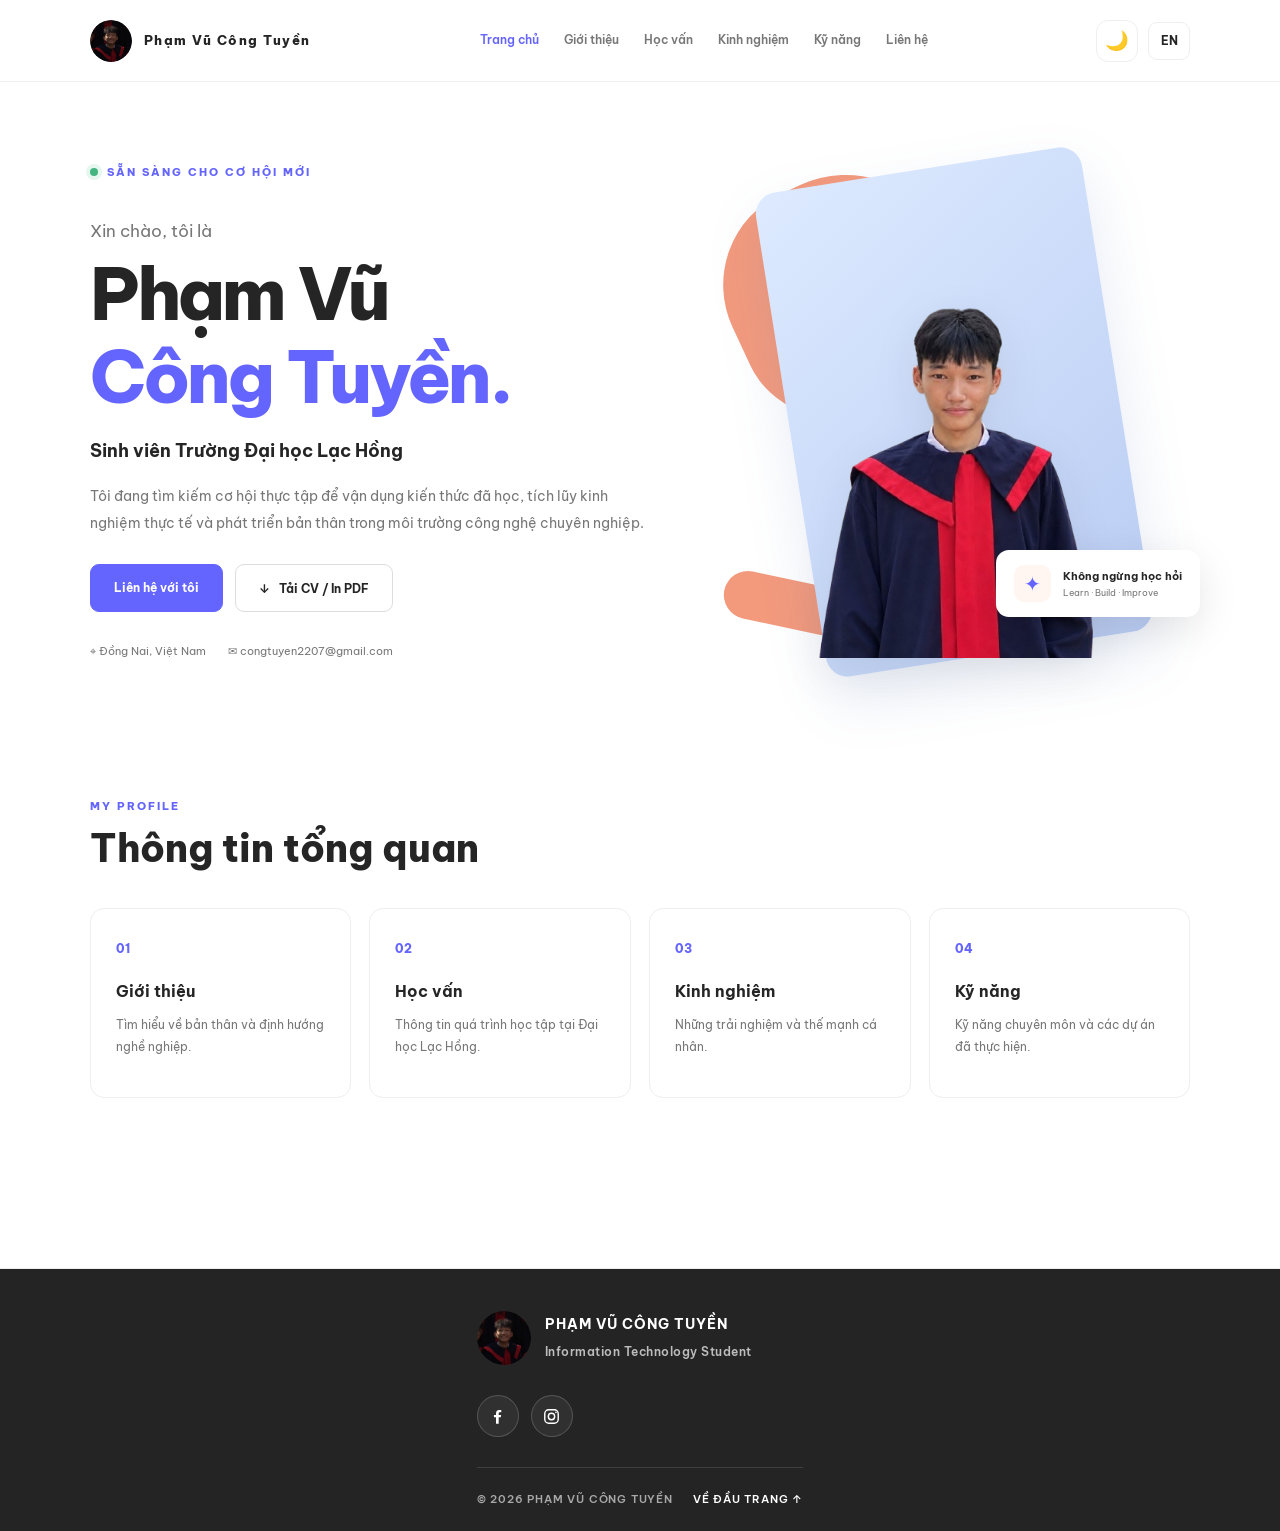
<file: index.html>
<!DOCTYPE html>
<html lang="vi">

<head>
  <meta charset="UTF-8">
  <meta name="viewport" content="width=device-width, initial-scale=1.0">
  <meta name="description" content="CV cá nhân của Phạm Vũ Công Tuyền">
  <title>Trang chủ | Phạm Vũ Công Tuyền</title>
  <link rel="icon" type="image/png" href="images/logo.png">
  <link rel="preconnect" href="https://fonts.googleapis.com">
  <link rel="preconnect" href="https://fonts.gstatic.com" crossorigin>
  <link
    href="https://fonts.googleapis.com/css2?family=Be+Vietnam+Pro:wght@400;500;600;700;800&family=Inter:wght@400;500;600;700;800&display=swap"
    rel="stylesheet">
  <link rel="stylesheet" href="css/style.css">
</head>

<body>

  <header class="topbar">
    <a class="brand" href="index.html">
      <img class="brand-logo" src="images/logo.png" alt="Logo Công Tuyền">
      <span>Phạm Vũ Công Tuyền</span>
    </a>

    <nav aria-label="Điều hướng chính">
      <a class="active" href="index.html" data-vi="Trang chủ" data-en="Home">Trang chủ</a>
      <a href="about.html" data-vi="Giới thiệu" data-en="About">Giới thiệu</a>
      <a href="education.html" data-vi="Học vấn" data-en="Education">Học vấn</a>
      <a href="experience.html" data-vi="Kinh nghiệm" data-en="Experience">Kinh nghiệm</a>
      <a href="skills.html" data-vi="Kỹ năng" data-en="Skills">Kỹ năng</a>
      <a href="contact.html" data-vi="Liên hệ" data-en="Contact">Liên hệ</a>
    </nav>

    <div class="top-actions">
      <button class="theme-toggle" type="button" aria-label="Chuyển chế độ sáng tối" title="Chuyển chế độ sáng tối">
        <span class="theme-icon">🌙</span>
      </button>
      <button class="lang-btn" id="languageToggle" type="button">EN</button>
      <button class="menu-btn" id="menuToggle" type="button" aria-label="Mở menu">☰</button>
    </div>
  </header>

  <main>
    <section class="hero section-wrap">
      <div class="hero-copy">
        <p class="eyebrow">
          <span class="status-dot"></span>
          <span data-vi="SẴN SÀNG CHO CƠ HỘI MỚI" data-en="OPEN TO NEW OPPORTUNITIES">SẴN SÀNG CHO CƠ HỘI MỚI</span>
        </p>

        <p class="hello" data-vi="Xin chào, tôi là" data-en="Hello, I'm">Xin chào, tôi là</p>

        <h1>Phạm Vũ<br><span>Công Tuyền.</span></h1>

        <h2 data-vi="Sinh viên Trường Đại học Lạc Hồng" data-en="Student at Lac Hong University">
          Sinh viên Trường Đại học Lạc Hồng
        </h2>

        <p class="hero-description"
          data-vi="Tôi đang tìm kiếm cơ hội thực tập để vận dụng kiến thức đã học, tích lũy kinh nghiệm thực tế và phát triển bản thân trong môi trường công nghệ chuyên nghiệp."
          data-en="I am seeking an internship where I can apply my knowledge, gain practical experience, and grow in a professional technology environment.">
          Tôi đang tìm kiếm cơ hội thực tập để vận dụng kiến thức đã học, tích lũy kinh nghiệm thực tế và phát triển bản
          thân trong môi trường công nghệ chuyên nghiệp.
        </p>

        <div class="hero-buttons">
          <a class="button primary" href="contact.html" data-vi="Liên hệ với tôi" data-en="Contact me">Liên hệ với
            tôi</a>

          <button class="button secondary" id="printButton" type="button">
            <span>↓</span>
            <span data-vi="Tải CV / In PDF" data-en="Download / Print CV">Tải CV / In PDF</span>
          </button>
        </div>

        <div class="quick-info">
          <span>⌖ <span data-vi="Đồng Nai, Việt Nam" data-en="Dong Nai, Vietnam">Đồng Nai, Việt Nam</span></span>
          <span>✉ congtuyen2207@gmail.com</span>
        </div>
      </div>

      <div class="hero-visual">
        <div class="photo-frame">
          <img class="hero-portrait" src="images/portrait.png" alt="Ảnh chân dung Phạm Vũ Công Tuyền">
        </div>

        <div class="floating-card">
          <span class="floating-icon">✦</span>
          <span>
            <b data-vi="Không ngừng học hỏi" data-en="Always learning">Không ngừng học hỏi</b>
            <small>Learn · Build · Improve</small>
          </span>
        </div>

        <div class="decor decor-one"></div>
        <div class="decor decor-two"></div>
      </div>
    </section>

    <section class="home-overview section-wrap">
      <div class="section-heading">
        <p class="eyebrow">MY PROFILE</p>
        <h2 data-vi="Thông tin tổng quan" data-en="Profile overview">Thông tin tổng quan</h2>
      </div>

      <div class="overview-grid">
        <a class="overview-card" href="about.html">
          <span>01</span>
          <h3 data-vi="Giới thiệu" data-en="About me">Giới thiệu</h3>
          <p data-vi="Tìm hiểu về bản thân và định hướng nghề nghiệp." data-en="Learn about me and my career goals.">Tìm
            hiểu về bản thân và định hướng nghề nghiệp.</p>
        </a>

        <a class="overview-card" href="education.html">
          <span>02</span>
          <h3 data-vi="Học vấn" data-en="Education">Học vấn</h3>
          <p data-vi="Thông tin quá trình học tập tại Đại học Lạc Hồng."
            data-en="My academic background at Lac Hong University.">Thông tin quá trình học tập tại Đại học Lạc Hồng.
          </p>
        </a>

        <a class="overview-card" href="experience.html">
          <span>03</span>
          <h3 data-vi="Kinh nghiệm" data-en="Experience">Kinh nghiệm</h3>
          <p data-vi="Những trải nghiệm và thế mạnh cá nhân." data-en="My work experience and personal strengths.">Những
            trải nghiệm và thế mạnh cá nhân.</p>
        </a>

        <a class="overview-card" href="skills.html">
          <span>04</span>
          <h3 data-vi="Kỹ năng" data-en="Skills">Kỹ năng</h3>
          <p data-vi="Kỹ năng chuyên môn và các dự án đã thực hiện." data-en="Technical skills and projects.">Kỹ năng
            chuyên môn và các dự án đã thực hiện.</p>
        </a>
      </div>
    </section>
  </main>

  <footer class="site-footer">
    <div class="footer-inner">
      <div class="footer-brand">
        <img src="images/logo.png" alt="Logo Công Tuyền">
        <div>
          <strong>PHẠM VŨ CÔNG TUYỀN</strong>
          <span>Information Technology Student</span>
        </div>
      </div>

      <div class="footer-socials">
        <a class="social-link facebook" href="https://www.facebook.com/tuyen207.az?locale=vi_VN" target="_blank"
          rel="noopener noreferrer" aria-label="Facebook">
          <svg viewBox="0 0 24 24" aria-hidden="true">
            <path
              d="M13.5 21v-8h2.7l.4-3h-3.1V8.1c0-.9.3-1.5 1.6-1.5h1.7V4c-.3 0-1.3-.1-2.5-.1-2.5 0-4.2 1.5-4.2 4.3V10H7.5v3h2.6v8h3.4z" />
          </svg>
        </a>

        <a class="social-link instagram" href="https://www.instagram.com/pvctwwhs/" target="_blank"
          rel="noopener noreferrer" aria-label="Instagram">
          <svg viewBox="0 0 24 24" aria-hidden="true">
            <rect x="3.5" y="3.5" width="17" height="17" rx="5" />
            <circle cx="12" cy="12" r="4" />
            <circle class="instagram-dot" cx="17.6" cy="6.8" r="1" />
          </svg>
        </a>
      </div>

      <div class="footer-bottom">
        <span>© 2026 PHẠM VŨ CÔNG TUYỀN</span>
        <a href="index.html" data-vi="VỀ ĐẦU TRANG ↑" data-en="BACK TO TOP ↑">VỀ ĐẦU TRANG ↑</a>
      </div>
    </div>
  </footer>

  <script src="js/script.js"></script>
</body>

</html>
</file>
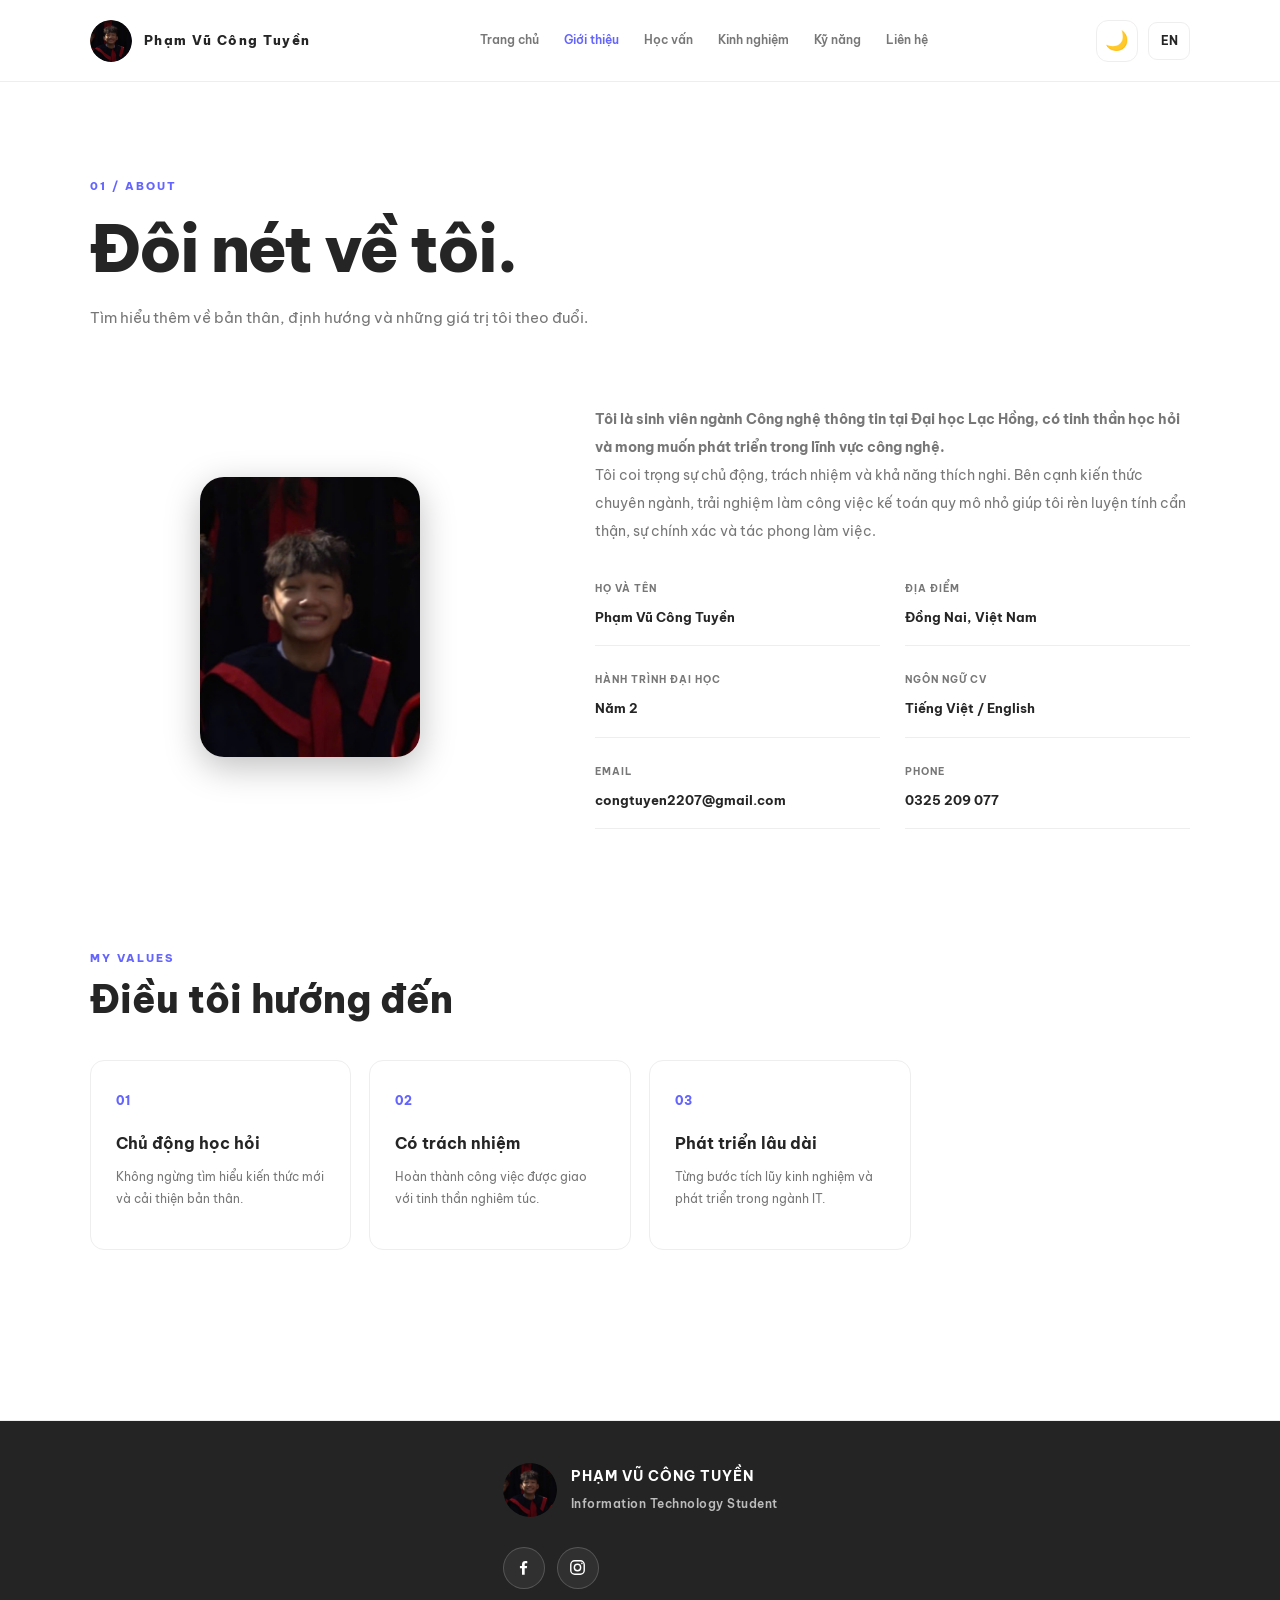
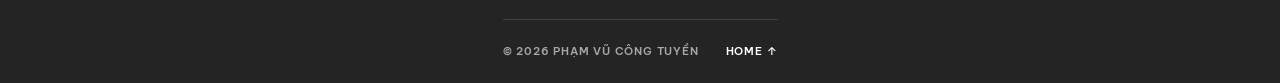
<file: about.html>
<!DOCTYPE html>
<html lang="vi">

<head>
  <meta charset="UTF-8">
  <meta name="viewport" content="width=device-width, initial-scale=1.0">
  <title>Giới thiệu | Phạm Vũ Công Tuyền</title>
  <link rel="icon" type="image/png" href="images/logo.png">
  <link rel="preconnect" href="https://fonts.googleapis.com">
  <link rel="preconnect" href="https://fonts.gstatic.com" crossorigin>
  <link
    href="https://fonts.googleapis.com/css2?family=Be+Vietnam+Pro:wght@400;500;600;700;800&family=Inter:wght@400;500;600;700;800&display=swap"
    rel="stylesheet">
  <link rel="stylesheet" href="css/style.css">
</head>

<body>

  <header class="topbar">
    <a class="brand" href="index.html">
      <img class="brand-logo" src="images/logo.png" alt="Logo Công Tuyền">
      <span>Phạm Vũ Công Tuyền</span>
    </a>

    <nav aria-label="Điều hướng chính">
      <a href="index.html" data-vi="Trang chủ" data-en="Home">Trang chủ</a>
      <a class="active" href="about.html" data-vi="Giới thiệu" data-en="About">Giới thiệu</a>
      <a href="education.html" data-vi="Học vấn" data-en="Education">Học vấn</a>
      <a href="experience.html" data-vi="Kinh nghiệm" data-en="Experience">Kinh nghiệm</a>
      <a href="skills.html" data-vi="Kỹ năng" data-en="Skills">Kỹ năng</a>
      <a href="contact.html" data-vi="Liên hệ" data-en="Contact">Liên hệ</a>
    </nav>

    <div class="top-actions">
      <button class="theme-toggle" type="button" aria-label="Chuyển chế độ sáng tối" title="Chuyển chế độ sáng tối">
        <span class="theme-icon">🌙</span>
      </button>
      <button class="lang-btn" id="languageToggle" type="button">EN</button>
      <button class="menu-btn" id="menuToggle" type="button" aria-label="Mở menu">☰</button>
    </div>
  </header>

  <main class="page-main">
    <section class="page-banner section-wrap">
      <p class="eyebrow">01 / ABOUT</p>
      <h1 data-vi="Đôi nét về tôi." data-en="A little about me.">Đôi nét về tôi.</h1>
      <p data-vi="Tìm hiểu thêm về bản thân, định hướng và những giá trị tôi theo đuổi."
        data-en="Learn more about me, my goals, and the values I pursue.">
        Tìm hiểu thêm về bản thân, định hướng và những giá trị tôi theo đuổi.
      </p>
    </section>

    <section class="about section-wrap">
      <div class="about-grid">

        <div class="about-intro">
          <img class="about-avatar" src="images/congtuyen.png" alt="Ảnh cá nhân">
        </div>

        <div class="about-detail">

          <p class="about-lead"
            data-vi="Tôi là sinh viên ngành Công nghệ thông tin tại Đại học Lạc Hồng, có tinh thần học hỏi và mong muốn phát triển trong lĩnh vực công nghệ."
            data-en="I am an Information Technology student at Lac Hong University, eager to learn and develop a career in technology.">
            Tôi là sinh viên ngành Công nghệ thông tin tại Đại học Lạc Hồng, có tinh thần học hỏi và mong muốn phát
            triển trong lĩnh vực công nghệ.
          </p>

          <p data-vi="Tôi coi trọng sự chủ động, trách nhiệm và khả năng thích nghi. Bên cạnh kiến thức chuyên ngành, trải nghiệm làm công việc kế toán quy mô nhỏ giúp tôi rèn luyện tính cẩn thận, sự chính xác và tác phong làm việc."
            data-en="I value initiative, responsibility, and adaptability. My experience with small-scale accounting has helped me develop attention to detail, accuracy, and a practical work ethic.">
            Tôi coi trọng sự chủ động, trách nhiệm và khả năng thích nghi. Bên cạnh kiến thức chuyên ngành, trải nghiệm
            làm công việc kế toán quy mô nhỏ giúp tôi rèn luyện tính cẩn thận, sự chính xác và tác phong làm việc.
          </p>

          <div class="facts">
            <div>
              <small data-vi="HỌ VÀ TÊN" data-en="FULL NAME">HỌ VÀ TÊN</small>
              <b>Phạm Vũ Công Tuyền</b>
            </div>

            <div>
              <small data-vi="ĐỊA ĐIỂM" data-en="LOCATION">ĐỊA ĐIỂM</small>
              <b data-vi="Đồng Nai, Việt Nam" data-en="Dong Nai, Vietnam">Đồng Nai, Việt Nam</b>
            </div>

            <div>
              <small data-vi="HÀNH TRÌNH ĐẠI HỌC" data-en="UNIVERSITY JOURNEY">HÀNH TRÌNH ĐẠI HỌC</small>
              <b data-vi="Năm 2" data-en="Year 2">Năm 2</b>
            </div>

            <div>
              <small data-vi="NGÔN NGỮ CV" data-en="CV LANGUAGE">NGÔN NGỮ CV</small>
              <b>Tiếng Việt / English</b>
            </div>

            <div>
              <small>EMAIL</small>
              <b>congtuyen2207@gmail.com</b>
            </div>

            <div>
              <small>PHONE</small>
              <b>0325 209 077</b>
            </div>
          </div>
        </div>
      </div>
    </section>

    <section class="about-values section-wrap">
      <div class="section-heading">
        <p class="eyebrow">MY VALUES</p>
        <h2 data-vi="Điều tôi hướng đến" data-en="What I strive for">Điều tôi hướng đến</h2>
      </div>

      <div class="overview-grid">
        <article class="overview-card">
          <span>01</span>
          <h3 data-vi="Chủ động học hỏi" data-en="Proactive learning">Chủ động học hỏi</h3>
          <p data-vi="Không ngừng tìm hiểu kiến thức mới và cải thiện bản thân."
            data-en="Continuously learning new things and improving myself.">
            Không ngừng tìm hiểu kiến thức mới và cải thiện bản thân.
          </p>
        </article>

        <article class="overview-card">
          <span>02</span>
          <h3 data-vi="Có trách nhiệm" data-en="Responsibility">Có trách nhiệm</h3>
          <p data-vi="Hoàn thành công việc được giao với tinh thần nghiêm túc."
            data-en="Taking assigned tasks seriously and completing them responsibly.">
            Hoàn thành công việc được giao với tinh thần nghiêm túc.
          </p>
        </article>

        <article class="overview-card">
          <span>03</span>
          <h3 data-vi="Phát triển lâu dài" data-en="Long-term growth">Phát triển lâu dài</h3>
          <p data-vi="Từng bước tích lũy kinh nghiệm và phát triển trong ngành IT."
            data-en="Gradually gaining experience and building a career in IT.">
            Từng bước tích lũy kinh nghiệm và phát triển trong ngành IT.
          </p>
        </article>
      </div>
    </section>
  </main>

  <footer class="site-footer">
    <div class="footer-inner">
      <div class="footer-brand">
        <img src="images/logo.png" alt="Logo Công Tuyền">
        <div>
          <strong>PHẠM VŨ CÔNG TUYỀN</strong>
          <span>Information Technology Student</span>
        </div>
      </div>

      <div class="footer-socials">
        <a class="social-link facebook" href="https://www.facebook.com/tuyen207.az?locale=vi_VN" target="_blank"
          rel="noopener noreferrer" aria-label="Facebook">
          <svg viewBox="0 0 24 24" aria-hidden="true">
            <path
              d="M13.5 21v-8h2.7l.4-3h-3.1V8.1c0-.9.3-1.5 1.6-1.5h1.7V4c-.3 0-1.3-.1-2.5-.1-2.5 0-4.2 1.5-4.2 4.3V10H7.5v3h2.6v8h3.4z" />
          </svg>
        </a>

        <a class="social-link instagram" href="https://www.instagram.com/pvctwwhs/" target="_blank"
          rel="noopener noreferrer" aria-label="Instagram">
          <svg viewBox="0 0 24 24" aria-hidden="true">
            <rect x="3.5" y="3.5" width="17" height="17" rx="5" />
            <circle cx="12" cy="12" r="4" />
            <circle class="instagram-dot" cx="17.6" cy="6.8" r="1" />
          </svg>
        </a>
      </div>

      <div class="footer-bottom">
        <span>© 2026 PHẠM VŨ CÔNG TUYỀN</span>
        <a href="index.html">HOME ↑</a>
      </div>
    </div>
  </footer>

  <script src="js/script.js"></script>
</body>

</html>
</file>
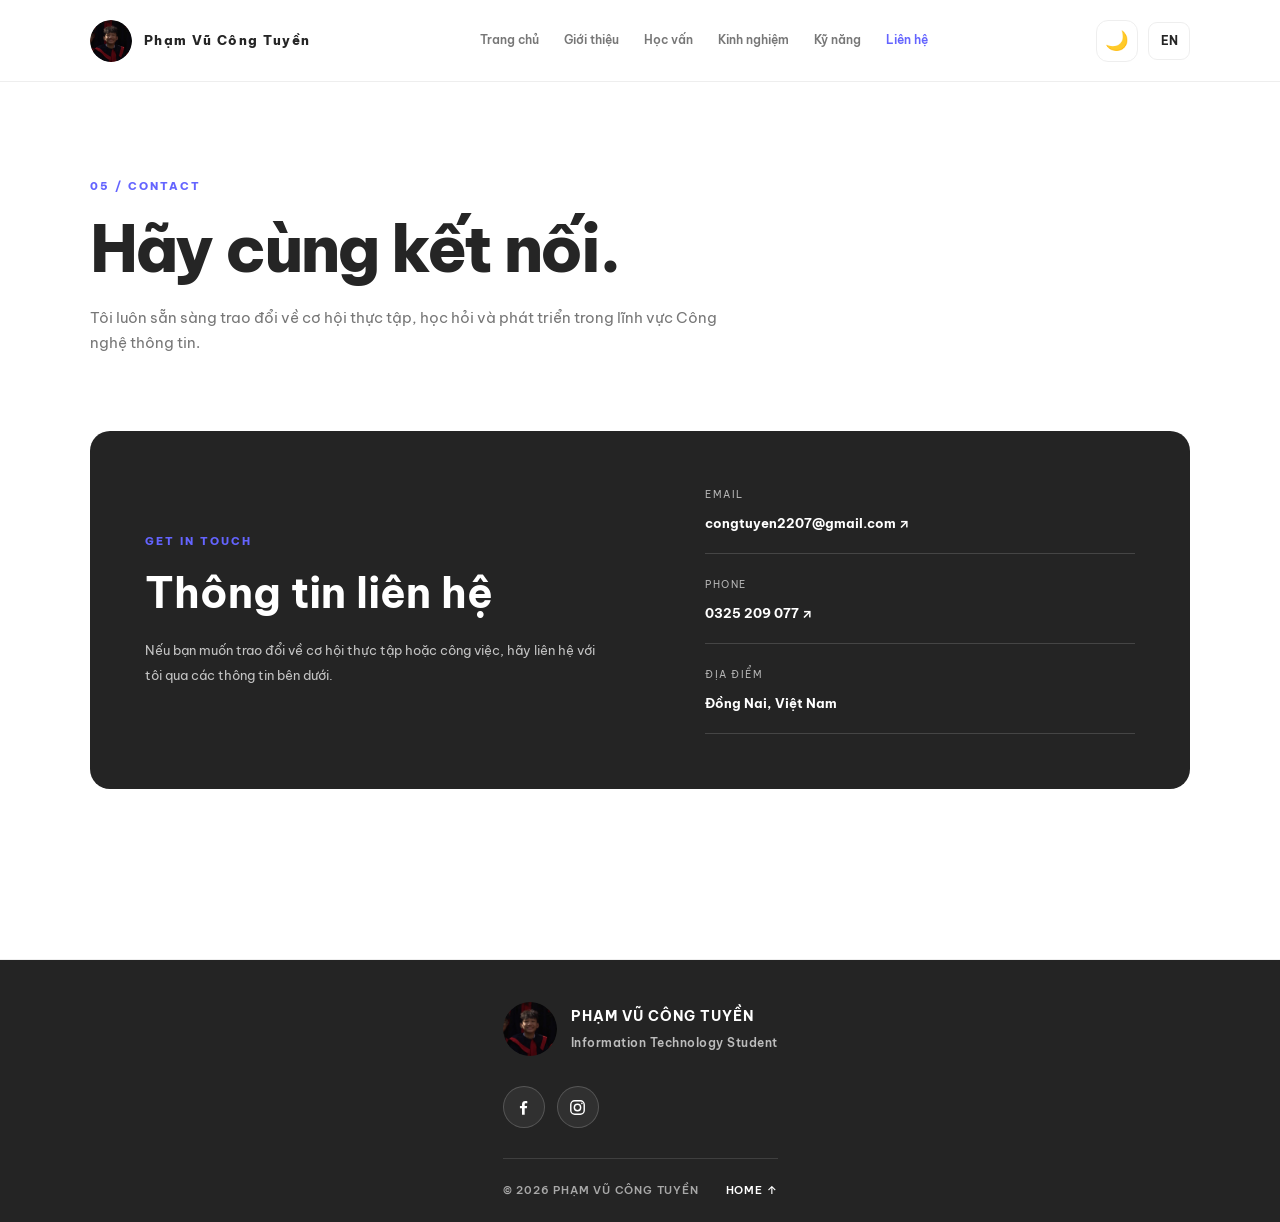
<file: contact.html>
<!DOCTYPE html>
<html lang="vi">

<head>
  <meta charset="UTF-8">
  <meta name="viewport" content="width=device-width, initial-scale=1.0">
  <title>Liên hệ | Phạm Vũ Công Tuyền</title>
  <link rel="icon" type="image/png" href="images/logo.png">
  <link rel="preconnect" href="https://fonts.googleapis.com">
  <link rel="preconnect" href="https://fonts.gstatic.com" crossorigin>
  <link
    href="https://fonts.googleapis.com/css2?family=Be+Vietnam+Pro:wght@400;500;600;700;800&family=Inter:wght@400;500;600;700;800&display=swap"
    rel="stylesheet">
  <link rel="stylesheet" href="css/style.css">
</head>

<body>

  <header class="topbar">
    <a class="brand" href="index.html">
      <img class="brand-logo" src="images/logo.png" alt="Logo Công Tuyền">
      <span>Phạm Vũ Công Tuyền</span>
    </a>

    <nav aria-label="Điều hướng chính">
      <a href="index.html" data-vi="Trang chủ" data-en="Home">Trang chủ</a>
      <a href="about.html" data-vi="Giới thiệu" data-en="About">Giới thiệu</a>
      <a href="education.html" data-vi="Học vấn" data-en="Education">Học vấn</a>
      <a href="experience.html" data-vi="Kinh nghiệm" data-en="Experience">Kinh nghiệm</a>
      <a href="skills.html" data-vi="Kỹ năng" data-en="Skills">Kỹ năng</a>
      <a class="active" href="contact.html" data-vi="Liên hệ" data-en="Contact">Liên hệ</a>
    </nav>

    <div class="top-actions">
      <button class="theme-toggle" type="button" aria-label="Chuyển chế độ sáng tối" title="Chuyển chế độ sáng tối">
        <span class="theme-icon">🌙</span>
      </button>
      <button class="lang-btn" id="languageToggle" type="button">EN</button>
      <button class="menu-btn" id="menuToggle" type="button" aria-label="Mở menu">☰</button>
    </div>
  </header>

  <main class="page-main">
    <section class="page-banner section-wrap">
      <p class="eyebrow">05 / CONTACT</p>
      <h1 data-vi="Hãy cùng kết nối." data-en="Let's connect.">Hãy cùng kết nối.</h1>
      <p data-vi="Tôi luôn sẵn sàng trao đổi về cơ hội thực tập, học hỏi và phát triển trong lĩnh vực Công nghệ thông tin."
        data-en="I am open to discussing internship opportunities and ways to learn and grow in Information Technology.">
        Tôi luôn sẵn sàng trao đổi về cơ hội thực tập, học hỏi và phát triển trong lĩnh vực Công nghệ thông tin.
      </p>
    </section>

    <section class="contact section-wrap">
      <div class="contact-panel">
        <div>
          <p class="eyebrow">GET IN TOUCH</p>
          <h2 data-vi="Thông tin liên hệ" data-en="Contact information">Thông tin liên hệ</h2>
          <p data-vi="Nếu bạn muốn trao đổi về cơ hội thực tập hoặc công việc, hãy liên hệ với tôi qua các thông tin bên dưới."
            data-en="If you would like to discuss internship or work opportunities, feel free to contact me using the details below.">
            Nếu bạn muốn trao đổi về cơ hội thực tập hoặc công việc, hãy liên hệ với tôi qua các thông tin bên dưới.
          </p>
        </div>

        <div class="contact-links">
          <a href="mailto:congtuyen2207@gmail.com">
            <small>EMAIL</small>
            <b>congtuyen2207@gmail.com ↗</b>
          </a>

          <a href="tel:0325209077">
            <small>PHONE</small>
            <b>0325 209 077 ↗</b>
          </a>

          <div>
            <small data-vi="ĐỊA ĐIỂM" data-en="LOCATION">ĐỊA ĐIỂM</small>
            <b data-vi="Đồng Nai, Việt Nam" data-en="Dong Nai, Vietnam">Đồng Nai, Việt Nam</b>
          </div>
        </div>
      </div>
    </section>
  </main>

  <footer class="site-footer">
    <div class="footer-inner">
      <div class="footer-brand">
        <img src="images/logo.png" alt="Logo Công Tuyền">
        <div>
          <strong>PHẠM VŨ CÔNG TUYỀN</strong>
          <span>Information Technology Student</span>
        </div>
      </div>

      <div class="footer-socials">
        <a class="social-link facebook" href="https://www.facebook.com/tuyen207.az?locale=vi_VN" target="_blank"
          rel="noopener noreferrer" aria-label="Facebook">
          <svg viewBox="0 0 24 24" aria-hidden="true">
            <path
              d="M13.5 21v-8h2.7l.4-3h-3.1V8.1c0-.9.3-1.5 1.6-1.5h1.7V4c-.3 0-1.3-.1-2.5-.1-2.5 0-4.2 1.5-4.2 4.3V10H7.5v3h2.6v8h3.4z" />
          </svg>
        </a>

        <a class="social-link instagram" href="https://www.instagram.com/pvctwwhs/" target="_blank"
          rel="noopener noreferrer" aria-label="Instagram">
          <svg viewBox="0 0 24 24" aria-hidden="true">
            <rect x="3.5" y="3.5" width="17" height="17" rx="5" />
            <circle cx="12" cy="12" r="4" />
            <circle class="instagram-dot" cx="17.6" cy="6.8" r="1" />
          </svg>
        </a>
      </div>

      <div class="footer-bottom">
        <span>© 2026 PHẠM VŨ CÔNG TUYỀN</span>
        <a href="index.html">HOME ↑</a>
      </div>
    </div>
  </footer>

  <script src="js/script.js"></script>
</body>

</html>
</file>
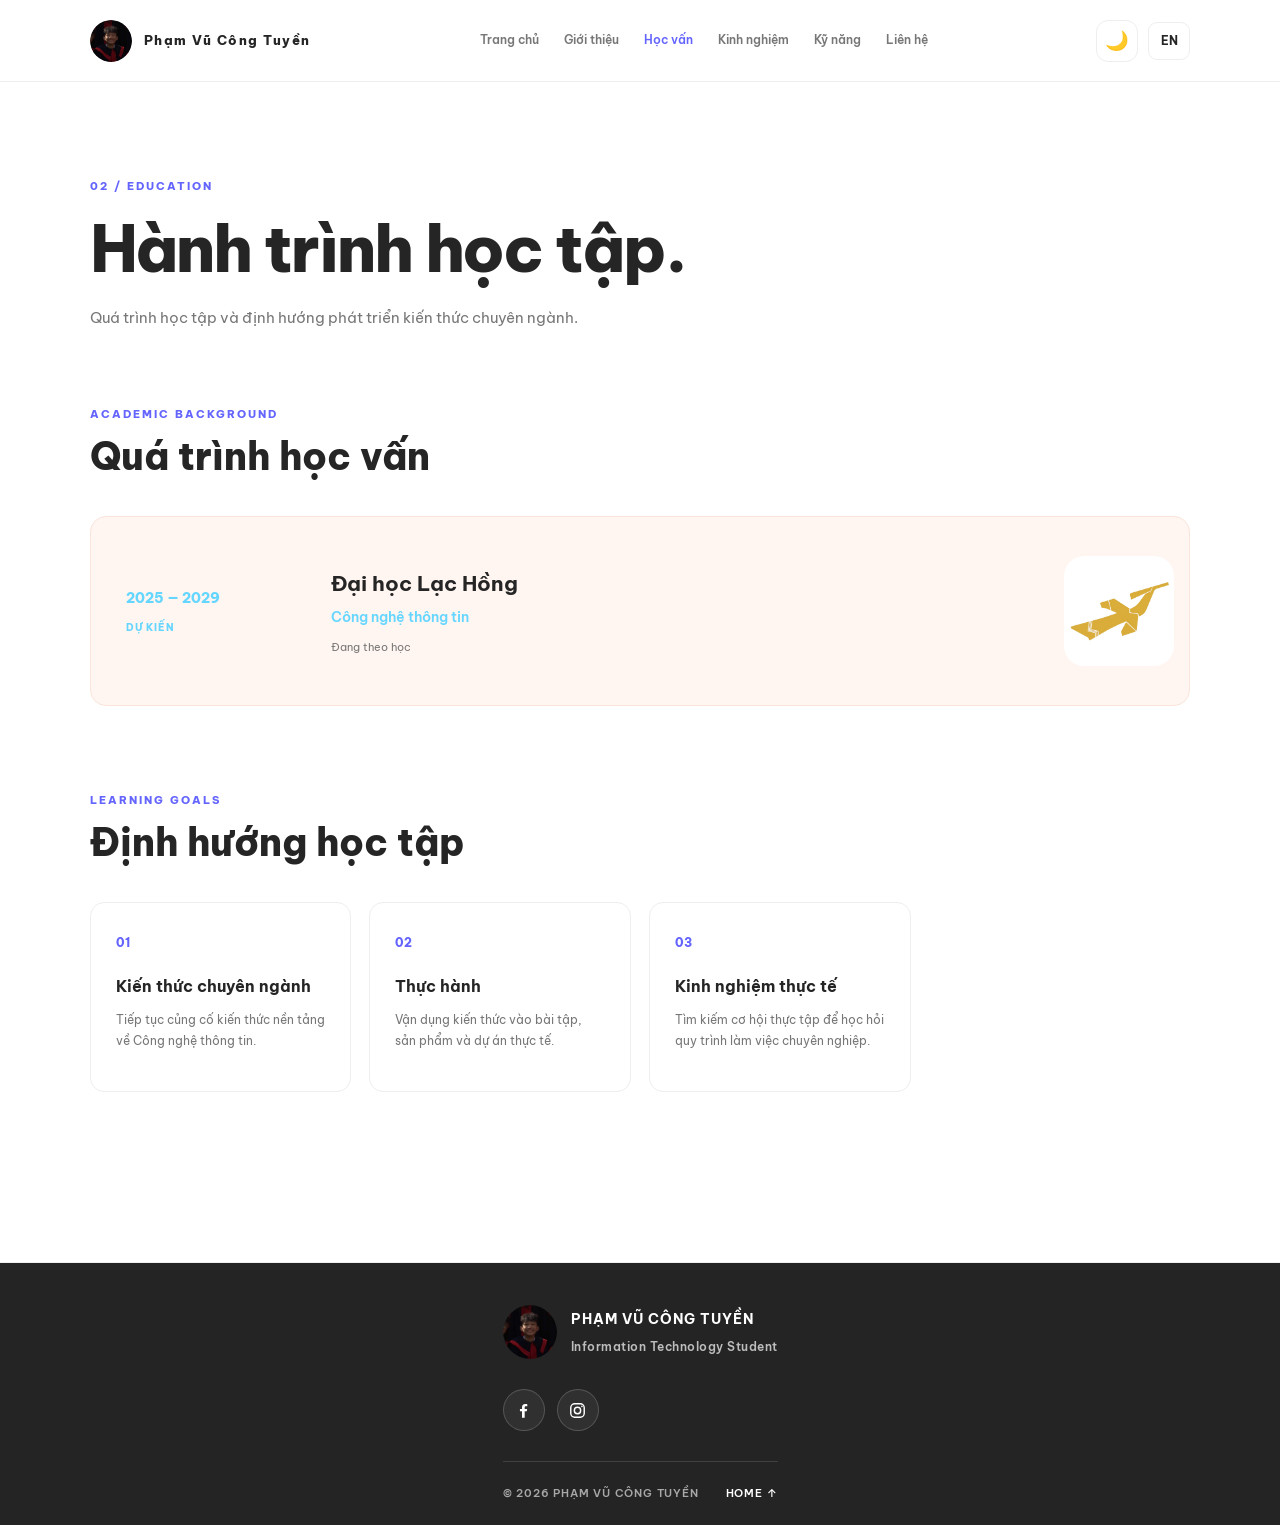
<file: education.html>
<!DOCTYPE html>
<html lang="vi">

<head>
  <meta charset="UTF-8">
  <meta name="viewport" content="width=device-width, initial-scale=1.0">
  <title>Học vấn | Phạm Vũ Công Tuyền</title>
  <link rel="icon" type="image/png" href="images/logo.png">
  <link rel="preconnect" href="https://fonts.googleapis.com">
  <link rel="preconnect" href="https://fonts.gstatic.com" crossorigin>
  <link
    href="https://fonts.googleapis.com/css2?family=Be+Vietnam+Pro:wght@400;500;600;700;800&family=Inter:wght@400;500;600;700;800&display=swap"
    rel="stylesheet">
  <link rel="stylesheet" href="css/style.css">
</head>

<body>

  <header class="topbar">
    <a class="brand" href="index.html">
      <img class="brand-logo" src="images/logo.png" alt="Logo Công Tuyền">
      <span>Phạm Vũ Công Tuyền</span>
    </a>

    <nav aria-label="Điều hướng chính">
      <a href="index.html" data-vi="Trang chủ" data-en="Home">Trang chủ</a>
      <a href="about.html" data-vi="Giới thiệu" data-en="About">Giới thiệu</a>
      <a class="active" href="education.html" data-vi="Học vấn" data-en="Education">Học vấn</a>
      <a href="experience.html" data-vi="Kinh nghiệm" data-en="Experience">Kinh nghiệm</a>
      <a href="skills.html" data-vi="Kỹ năng" data-en="Skills">Kỹ năng</a>
      <a href="contact.html" data-vi="Liên hệ" data-en="Contact">Liên hệ</a>
    </nav>

    <div class="top-actions">
      <button class="theme-toggle" type="button" aria-label="Chuyển chế độ sáng tối" title="Chuyển chế độ sáng tối">
        <span class="theme-icon">🌙</span>
      </button>
      <button class="lang-btn" id="languageToggle" type="button">EN</button>
      <button class="menu-btn" id="menuToggle" type="button" aria-label="Mở menu">☰</button>
    </div>
  </header>

  <main class="page-main">
    <section class="page-banner section-wrap">
      <p class="eyebrow">02 / EDUCATION</p>
      <h1 data-vi="Hành trình học tập." data-en="Education journey.">Hành trình học tập.</h1>
      <p data-vi="Quá trình học tập và định hướng phát triển kiến thức chuyên ngành."
        data-en="My academic journey and professional learning goals.">
        Quá trình học tập và định hướng phát triển kiến thức chuyên ngành.
      </p>
    </section>

    <section class="education section-wrap">
      <div class="section-heading">
        <p class="eyebrow">ACADEMIC BACKGROUND</p>
        <h2 data-vi="Quá trình học vấn" data-en="Academic background">Quá trình học vấn</h2>
      </div>

      <article class="timeline-card">
        <div class="timeline-date">
          2025 — 2029
          <span data-vi="DỰ KIẾN" data-en="EXPECTED">DỰ KIẾN</span>
        </div>

        <div>
          <h3 data-vi="Đại học Lạc Hồng" data-en="Lac Hong University">Đại học Lạc Hồng</h3>
          <p data-vi="Công nghệ thông tin" data-en="Information Technology">Công nghệ thông tin</p>
          <small data-vi="Đang theo học" data-en="Currently studying">Đang theo học</small>
        </div>

        <div class="school-mark">
          <img src="images/logo-lhu.png" alt="Logo Đại học Lạc Hồng">
        </div>
      </article>
    </section>

    <section class="education-detail section-wrap">
      <div class="section-heading">
        <p class="eyebrow">LEARNING GOALS</p>
        <h2 data-vi="Định hướng học tập" data-en="Learning goals">Định hướng học tập</h2>
      </div>

      <div class="overview-grid">
        <article class="overview-card">
          <span>01</span>
          <h3 data-vi="Kiến thức chuyên ngành" data-en="Professional knowledge">Kiến thức chuyên ngành</h3>
          <p data-vi="Tiếp tục củng cố kiến thức nền tảng về Công nghệ thông tin."
            data-en="Continue strengthening my Information Technology fundamentals.">Tiếp tục củng cố kiến thức nền tảng
            về Công nghệ thông tin.</p>
        </article>

        <article class="overview-card">
          <span>02</span>
          <h3 data-vi="Thực hành" data-en="Practice">Thực hành</h3>
          <p data-vi="Vận dụng kiến thức vào bài tập, sản phẩm và dự án thực tế."
            data-en="Apply knowledge through assignments and practical projects.">Vận dụng kiến thức vào bài tập, sản
            phẩm và dự án thực tế.</p>
        </article>

        <article class="overview-card">
          <span>03</span>
          <h3 data-vi="Kinh nghiệm thực tế" data-en="Practical experience">Kinh nghiệm thực tế</h3>
          <p data-vi="Tìm kiếm cơ hội thực tập để học hỏi quy trình làm việc chuyên nghiệp."
            data-en="Seek internship opportunities to learn professional workflows.">Tìm kiếm cơ hội thực tập để học hỏi
            quy trình làm việc chuyên nghiệp.</p>
        </article>
      </div>
    </section>
  </main>

  <footer class="site-footer">
    <div class="footer-inner">
      <div class="footer-brand">
        <img src="images/logo.png" alt="Logo Công Tuyền">
        <div>
          <strong>PHẠM VŨ CÔNG TUYỀN</strong>
          <span>Information Technology Student</span>
        </div>
      </div>

      <div class="footer-socials">
        <a class="social-link facebook" href="https://www.facebook.com/tuyen207.az?locale=vi_VN" target="_blank"
          rel="noopener noreferrer" aria-label="Facebook">
          <svg viewBox="0 0 24 24" aria-hidden="true">
            <path
              d="M13.5 21v-8h2.7l.4-3h-3.1V8.1c0-.9.3-1.5 1.6-1.5h1.7V4c-.3 0-1.3-.1-2.5-.1-2.5 0-4.2 1.5-4.2 4.3V10H7.5v3h2.6v8h3.4z" />
          </svg>
        </a>

        <a class="social-link instagram" href="https://www.instagram.com/pvctwwhs/" target="_blank"
          rel="noopener noreferrer" aria-label="Instagram">
          <svg viewBox="0 0 24 24" aria-hidden="true">
            <rect x="3.5" y="3.5" width="17" height="17" rx="5" />
            <circle cx="12" cy="12" r="4" />
            <circle class="instagram-dot" cx="17.6" cy="6.8" r="1" />
          </svg>
        </a>
      </div>

      <div class="footer-bottom">
        <span>© 2026 PHẠM VŨ CÔNG TUYỀN</span>
        <a href="index.html">HOME ↑</a>
      </div>
    </div>
  </footer>

  <script src="js/script.js"></script>
</body>

</html>
</file>
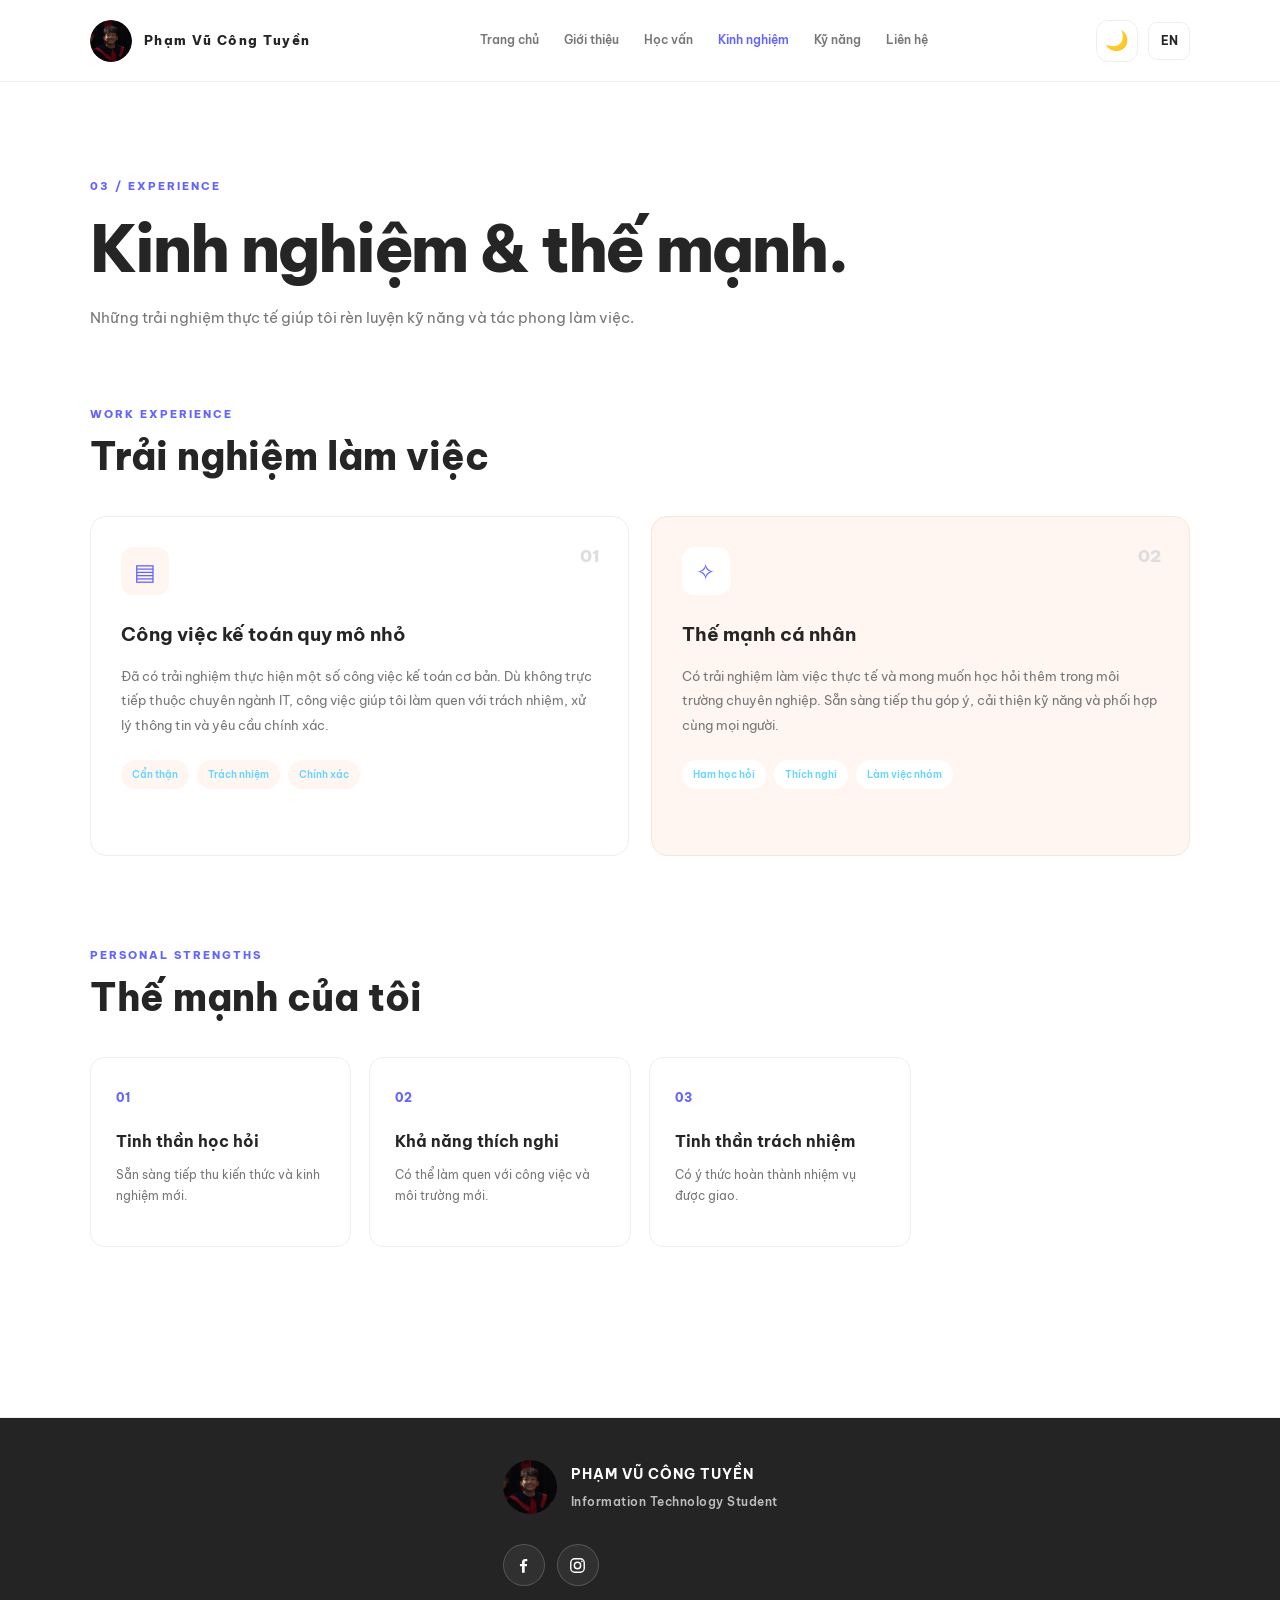
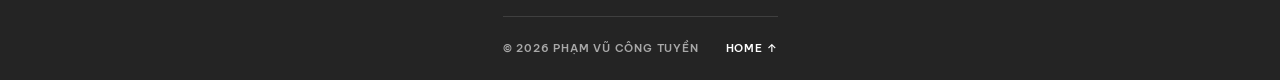
<file: experience.html>
<!DOCTYPE html>
<html lang="vi">

<head>
  <meta charset="UTF-8">
  <meta name="viewport" content="width=device-width, initial-scale=1.0">
  <title>Kinh nghiệm | Phạm Vũ Công Tuyền</title>
  <link rel="icon" type="image/png" href="images/logo.png">
  <link rel="preconnect" href="https://fonts.googleapis.com">
  <link rel="preconnect" href="https://fonts.gstatic.com" crossorigin>
  <link
    href="https://fonts.googleapis.com/css2?family=Be+Vietnam+Pro:wght@400;500;600;700;800&family=Inter:wght@400;500;600;700;800&display=swap"
    rel="stylesheet">
  <link rel="stylesheet" href="css/style.css">
</head>

<body>

  <header class="topbar">
    <a class="brand" href="index.html">
      <img class="brand-logo" src="images/logo.png" alt="Logo Công Tuyền">
      <span>Phạm Vũ Công Tuyền</span>
    </a>

    <nav aria-label="Điều hướng chính">
      <a href="index.html" data-vi="Trang chủ" data-en="Home">Trang chủ</a>
      <a href="about.html" data-vi="Giới thiệu" data-en="About">Giới thiệu</a>
      <a href="education.html" data-vi="Học vấn" data-en="Education">Học vấn</a>
      <a class="active" href="experience.html" data-vi="Kinh nghiệm" data-en="Experience">Kinh nghiệm</a>
      <a href="skills.html" data-vi="Kỹ năng" data-en="Skills">Kỹ năng</a>
      <a href="contact.html" data-vi="Liên hệ" data-en="Contact">Liên hệ</a>
    </nav>

    <div class="top-actions">
      <button class="theme-toggle" type="button" aria-label="Chuyển chế độ sáng tối" title="Chuyển chế độ sáng tối">
        <span class="theme-icon">🌙</span>
      </button>
      <button class="lang-btn" id="languageToggle" type="button">EN</button>
      <button class="menu-btn" id="menuToggle" type="button" aria-label="Mở menu">☰</button>
    </div>
  </header>

  <main class="page-main">
    <section class="page-banner section-wrap">
      <p class="eyebrow">03 / EXPERIENCE</p>
      <h1 data-vi="Kinh nghiệm & thế mạnh." data-en="Experience & strengths.">Kinh nghiệm & thế mạnh.</h1>
      <p data-vi="Những trải nghiệm thực tế giúp tôi rèn luyện kỹ năng và tác phong làm việc."
        data-en="Practical experiences that have helped me develop my skills and work ethic.">
        Những trải nghiệm thực tế giúp tôi rèn luyện kỹ năng và tác phong làm việc.
      </p>
    </section>

    <section class="experience section-wrap">
      <div class="section-heading">
        <p class="eyebrow">WORK EXPERIENCE</p>
        <h2 data-vi="Trải nghiệm làm việc" data-en="Work experience">Trải nghiệm làm việc</h2>
      </div>

      <div class="experience-grid">
        <article class="experience-card">
          <span class="card-number">01</span>
          <div class="card-icon">▤</div>

          <h3 data-vi="Công việc kế toán quy mô nhỏ" data-en="Small-scale accounting work">
            Công việc kế toán quy mô nhỏ
          </h3>

          <p data-vi="Đã có trải nghiệm thực hiện một số công việc kế toán cơ bản. Dù không trực tiếp thuộc chuyên ngành IT, công việc giúp tôi làm quen với trách nhiệm, xử lý thông tin và yêu cầu chính xác."
            data-en="I have experience handling basic accounting tasks. Although unrelated to IT, this work helped me become familiar with responsibility, information handling, and accuracy.">
            Đã có trải nghiệm thực hiện một số công việc kế toán cơ bản. Dù không trực tiếp thuộc chuyên ngành IT, công
            việc giúp tôi làm quen với trách nhiệm, xử lý thông tin và yêu cầu chính xác.
          </p>

          <div class="tags">
            <span data-vi="Cẩn thận" data-en="Careful">Cẩn thận</span>
            <span data-vi="Trách nhiệm" data-en="Responsible">Trách nhiệm</span>
            <span data-vi="Chính xác" data-en="Accurate">Chính xác</span>
          </div>
        </article>

        <article class="experience-card soft-card">
          <span class="card-number">02</span>
          <div class="card-icon">✧</div>

          <h3 data-vi="Thế mạnh cá nhân" data-en="Personal strengths">Thế mạnh cá nhân</h3>

          <p data-vi="Có trải nghiệm làm việc thực tế và mong muốn học hỏi thêm trong môi trường chuyên nghiệp. Sẵn sàng tiếp thu góp ý, cải thiện kỹ năng và phối hợp cùng mọi người."
            data-en="I have some practical work exposure and am eager to learn in a professional environment. I welcome feedback, improve my skills, and work collaboratively.">
            Có trải nghiệm làm việc thực tế và mong muốn học hỏi thêm trong môi trường chuyên nghiệp. Sẵn sàng tiếp thu
            góp ý, cải thiện kỹ năng và phối hợp cùng mọi người.
          </p>

          <div class="tags">
            <span data-vi="Ham học hỏi" data-en="Eager to learn">Ham học hỏi</span>
            <span data-vi="Thích nghi" data-en="Adaptable">Thích nghi</span>
            <span data-vi="Làm việc nhóm" data-en="Teamwork">Làm việc nhóm</span>
          </div>
        </article>
      </div>
    </section>

    <section class="experience-strengths section-wrap">
      <div class="section-heading">
        <p class="eyebrow">PERSONAL STRENGTHS</p>
        <h2 data-vi="Thế mạnh của tôi" data-en="My strengths">Thế mạnh của tôi</h2>
      </div>

      <div class="overview-grid">
        <article class="overview-card">
          <span>01</span>
          <h3 data-vi="Tinh thần học hỏi" data-en="Willingness to learn">Tinh thần học hỏi</h3>
          <p data-vi="Sẵn sàng tiếp thu kiến thức và kinh nghiệm mới."
            data-en="Willing to learn new knowledge and gain experience.">Sẵn sàng tiếp thu kiến thức và kinh nghiệm
            mới.</p>
        </article>

        <article class="overview-card">
          <span>02</span>
          <h3 data-vi="Khả năng thích nghi" data-en="Adaptability">Khả năng thích nghi</h3>
          <p data-vi="Có thể làm quen với công việc và môi trường mới."
            data-en="Able to adapt to new tasks and environments.">Có thể làm quen với công việc và môi trường mới.</p>
        </article>

        <article class="overview-card">
          <span>03</span>
          <h3 data-vi="Tinh thần trách nhiệm" data-en="Responsibility">Tinh thần trách nhiệm</h3>
          <p data-vi="Có ý thức hoàn thành nhiệm vụ được giao."
            data-en="Committed to completing assigned responsibilities.">Có ý thức hoàn thành nhiệm vụ được giao.</p>
        </article>
      </div>
    </section>
  </main>

  <footer class="site-footer">
    <div class="footer-inner">
      <div class="footer-brand">
        <img src="images/logo.png" alt="Logo Công Tuyền">
        <div>
          <strong>PHẠM VŨ CÔNG TUYỀN</strong>
          <span>Information Technology Student</span>
        </div>
      </div>

      <div class="footer-socials">
        <a class="social-link facebook" href="https://www.facebook.com/tuyen207.az?locale=vi_VN" target="_blank"
          rel="noopener noreferrer" aria-label="Facebook">
          <svg viewBox="0 0 24 24" aria-hidden="true">
            <path
              d="M13.5 21v-8h2.7l.4-3h-3.1V8.1c0-.9.3-1.5 1.6-1.5h1.7V4c-.3 0-1.3-.1-2.5-.1-2.5 0-4.2 1.5-4.2 4.3V10H7.5v3h2.6v8h3.4z" />
          </svg>
        </a>

        <a class="social-link instagram" href="https://www.instagram.com/pvctwwhs/" target="_blank"
          rel="noopener noreferrer" aria-label="Instagram">
          <svg viewBox="0 0 24 24" aria-hidden="true">
            <rect x="3.5" y="3.5" width="17" height="17" rx="5" />
            <circle cx="12" cy="12" r="4" />
            <circle class="instagram-dot" cx="17.6" cy="6.8" r="1" />
          </svg>
        </a>
      </div>

      <div class="footer-bottom">
        <span>© 2026 PHẠM VŨ CÔNG TUYỀN</span>
        <a href="index.html">HOME ↑</a>
      </div>
    </div>
  </footer>

  <script src="js/script.js"></script>
</body>

</html>
</file>
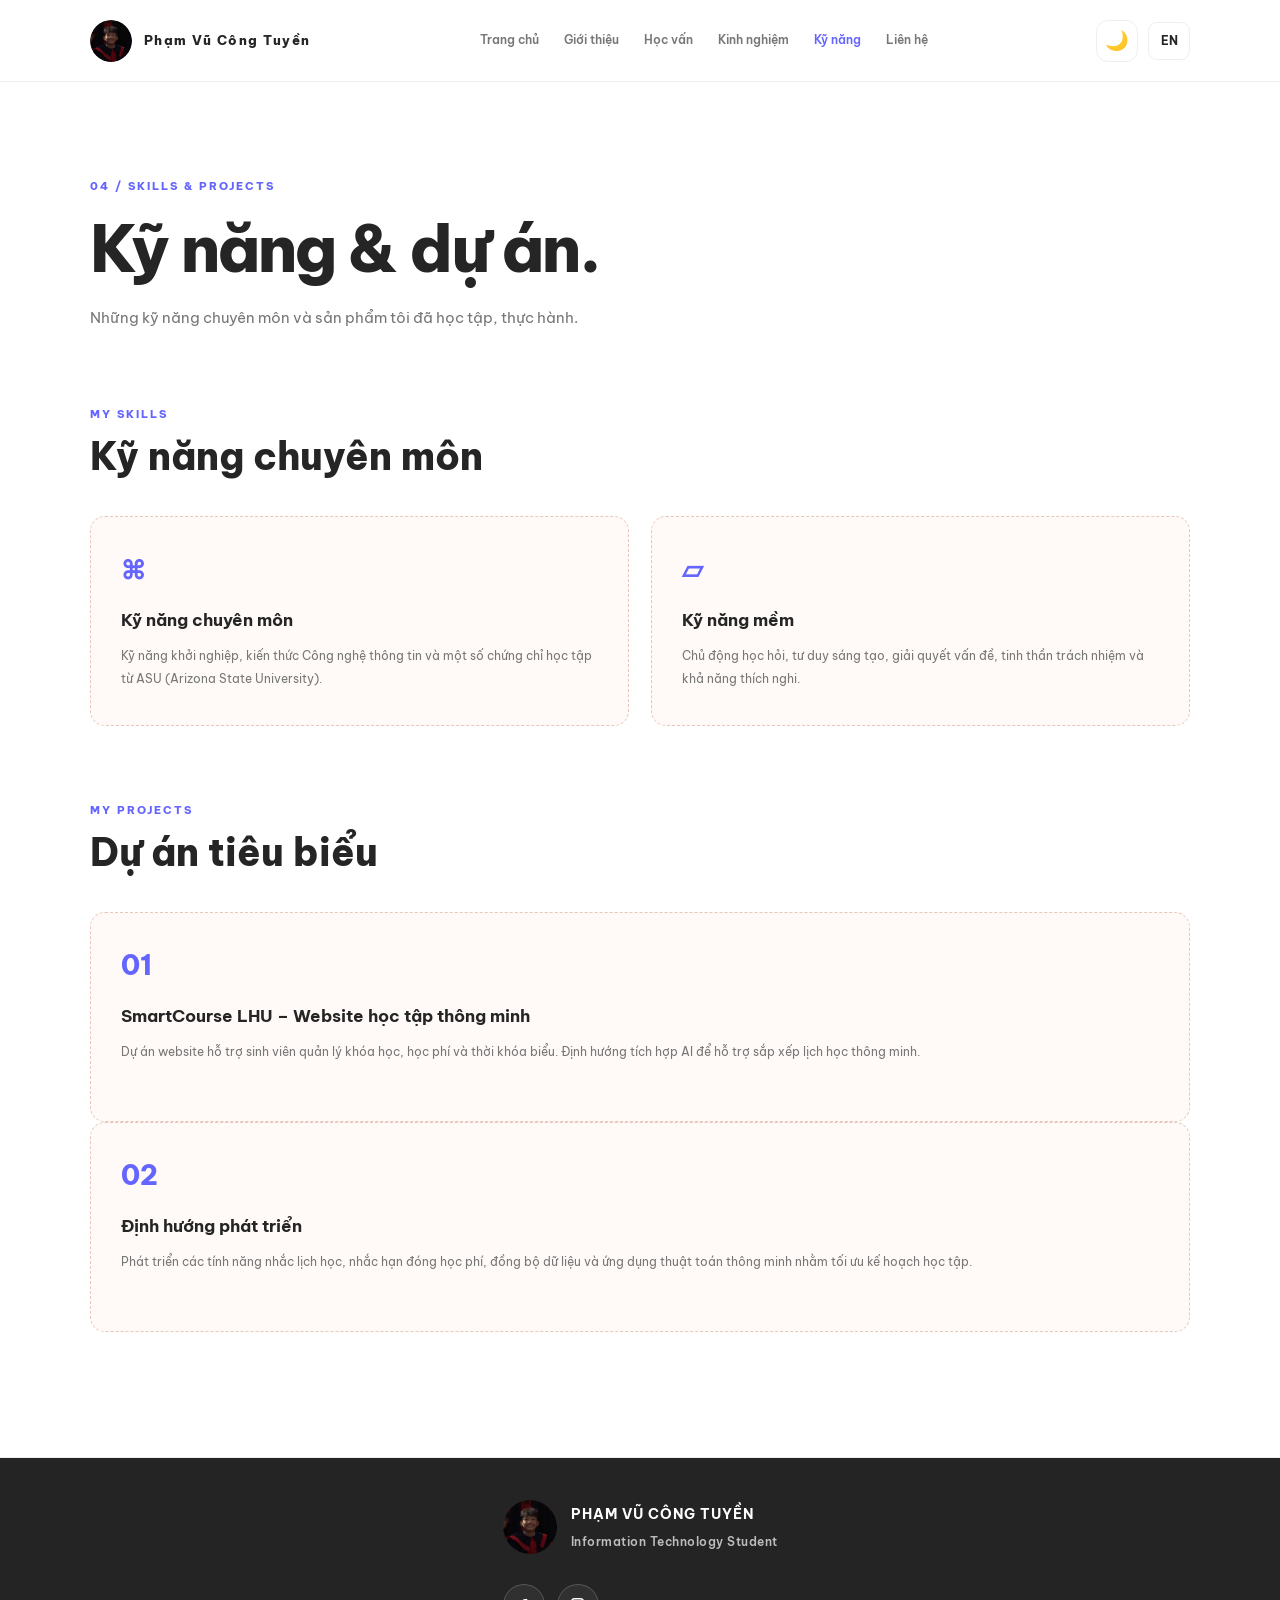
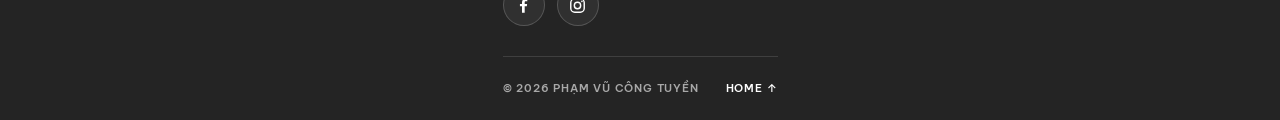
<file: skills.html>
<!DOCTYPE html>
<html lang="vi">

<head>
  <meta charset="UTF-8">
  <meta name="viewport" content="width=device-width, initial-scale=1.0">
  <title>Kỹ năng | Phạm Vũ Công Tuyền</title>
  <link rel="icon" type="image/png" href="images/logo.png">
  <link rel="preconnect" href="https://fonts.googleapis.com">
  <link rel="preconnect" href="https://fonts.gstatic.com" crossorigin>
  <link
    href="https://fonts.googleapis.com/css2?family=Be+Vietnam+Pro:wght@400;500;600;700;800&family=Inter:wght@400;500;600;700;800&display=swap"
    rel="stylesheet">
  <link rel="stylesheet" href="css/style.css">
</head>

<body>

  <header class="topbar">
    <a class="brand" href="index.html">
      <img class="brand-logo" src="images/logo.png" alt="Logo Công Tuyền">
      <span>Phạm Vũ Công Tuyền</span>
    </a>

    <nav aria-label="Điều hướng chính">
      <a href="index.html" data-vi="Trang chủ" data-en="Home">Trang chủ</a>
      <a href="about.html" data-vi="Giới thiệu" data-en="About">Giới thiệu</a>
      <a href="education.html" data-vi="Học vấn" data-en="Education">Học vấn</a>
      <a href="experience.html" data-vi="Kinh nghiệm" data-en="Experience">Kinh nghiệm</a>
      <a class="active" href="skills.html" data-vi="Kỹ năng" data-en="Skills">Kỹ năng</a>
      <a href="contact.html" data-vi="Liên hệ" data-en="Contact">Liên hệ</a>
    </nav>

    <div class="top-actions">
      <button class="theme-toggle" type="button" aria-label="Chuyển chế độ sáng tối" title="Chuyển chế độ sáng tối">
        <span class="theme-icon">🌙</span>
      </button>
      <button class="lang-btn" id="languageToggle" type="button">EN</button>
      <button class="menu-btn" id="menuToggle" type="button" aria-label="Mở menu">☰</button>
    </div>
  </header>

  <main class="page-main">
    <section class="page-banner section-wrap">
      <p class="eyebrow">04 / SKILLS & PROJECTS</p>
      <h1 data-vi="Kỹ năng & dự án." data-en="Skills & projects.">Kỹ năng & dự án.</h1>
      <p data-vi="Những kỹ năng chuyên môn và sản phẩm tôi đã học tập, thực hành."
        data-en="My technical skills and the projects I have studied and practiced.">
        Những kỹ năng chuyên môn và sản phẩm tôi đã học tập, thực hành.
      </p>
    </section>

    <section class="skills section-wrap">
      <div class="section-heading">
        <p class="eyebrow">MY SKILLS</p>
        <h2 data-vi="Kỹ năng chuyên môn" data-en="Technical skills">Kỹ năng chuyên môn</h2>
      </div>

      <div class="empty-grid">
        <div class="empty-panel">
          <span>⌘</span>
          <h3 data-vi="Kỹ năng chuyên môn" data-en="Technical skills">Kỹ năng chuyên môn</h3>
          <p data-vi="Kỹ năng khởi nghiệp, kiến thức Công nghệ thông tin và một số chứng chỉ học tập từ ASU (Arizona State University)."
            data-en="Entrepreneurship skills, Information Technology knowledge, and several learning certificates from ASU (Arizona State University).">
            Kỹ năng khởi nghiệp, kiến thức Công nghệ thông tin và một số chứng chỉ học tập từ ASU (Arizona State
            University).
          </p>
        </div>

        <div class="empty-panel">
          <span>▱</span>
          <h3 data-vi="Kỹ năng mềm" data-en="Soft skills">Kỹ năng mềm</h3>
          <p data-vi="Chủ động học hỏi, tư duy sáng tạo, giải quyết vấn đề, tinh thần trách nhiệm và khả năng thích nghi."
            data-en="Self-learning, creative thinking, problem-solving, responsibility, and adaptability.">
            Chủ động học hỏi, tư duy sáng tạo, giải quyết vấn đề, tinh thần trách nhiệm và khả năng thích nghi.
          </p>
        </div>
      </div>
    </section>

    <section class="skills section-wrap">
      <div class="section-heading">
        <p class="eyebrow">MY PROJECTS</p>
        <h2 data-vi="Dự án tiêu biểu" data-en="Featured projects">Dự án tiêu biểu</h2>
      </div>

      <div class="empty-panel">
        <span>01</span>
        <h3 data-vi="SmartCourse LHU – Website học tập thông minh" data-en="SmartCourse LHU – Smart Learning Website">
          SmartCourse LHU – Website học tập thông minh
        </h3>
        <p data-vi="Dự án website hỗ trợ sinh viên quản lý khóa học, học phí và thời khóa biểu. Định hướng tích hợp AI để hỗ trợ sắp xếp lịch học thông minh."
          data-en="A student-support website for managing courses, tuition, and schedules, with plans to integrate AI for intelligent study scheduling.">
          Dự án website hỗ trợ sinh viên quản lý khóa học, học phí và thời khóa biểu. Định hướng tích hợp AI để hỗ trợ
          sắp xếp lịch học thông minh.
        </p>
      </div>

      <div class="empty-panel">
        <span>02</span>
        <h3 data-vi="Định hướng phát triển" data-en="Development roadmap">
          Định hướng phát triển
        </h3>
        <p data-vi="Phát triển các tính năng nhắc lịch học, nhắc hạn đóng học phí, đồng bộ dữ liệu và ứng dụng thuật toán thông minh nhằm tối ưu kế hoạch học tập."
          data-en="Develop reminders for classes and tuition deadlines, data synchronization, and intelligent algorithms to optimize study plans.">
          Phát triển các tính năng nhắc lịch học, nhắc hạn đóng học phí, đồng bộ dữ liệu và ứng dụng thuật toán thông
          minh nhằm tối ưu kế hoạch học tập.
        </p>
      </div>
    </section>
  </main>

  <footer class="site-footer">
    <div class="footer-inner">
      <div class="footer-brand">
        <img src="images/logo.png" alt="Logo Công Tuyền">
        <div>
          <strong>PHẠM VŨ CÔNG TUYỀN</strong>
          <span>Information Technology Student</span>
        </div>
      </div>

      <div class="footer-socials">
        <a class="social-link facebook" href="https://www.facebook.com/tuyen207.az?locale=vi_VN" target="_blank"
          rel="noopener noreferrer" aria-label="Facebook">
          <svg viewBox="0 0 24 24" aria-hidden="true">
            <path
              d="M13.5 21v-8h2.7l.4-3h-3.1V8.1c0-.9.3-1.5 1.6-1.5h1.7V4c-.3 0-1.3-.1-2.5-.1-2.5 0-4.2 1.5-4.2 4.3V10H7.5v3h2.6v8h3.4z" />
          </svg>
        </a>

        <a class="social-link instagram" href="https://www.instagram.com/pvctwwhs/" target="_blank"
          rel="noopener noreferrer" aria-label="Instagram">
          <svg viewBox="0 0 24 24" aria-hidden="true">
            <rect x="3.5" y="3.5" width="17" height="17" rx="5" />
            <circle cx="12" cy="12" r="4" />
            <circle class="instagram-dot" cx="17.6" cy="6.8" r="1" />
          </svg>
        </a>
      </div>

      <div class="footer-bottom">
        <span>© 2026 PHẠM VŨ CÔNG TUYỀN</span>
        <a href="index.html">HOME ↑</a>
      </div>
    </div>
  </footer>

  <script src="js/script.js"></script>
</body>

</html>
</file>
<file: css/style.css>
* {
    box-sizing: border-box;
    margin: 0;
    padding: 0;
}

:root {
    --primary: rgb(100, 100, 255);
    --primary-dark: #65d6ff;
    --text: #252525;
    --muted: #777777;
    --background: #ffffff;
    --soft: #fff5f1;
    --border: #eeeeee;
    --dark: #242424;
}

html {
    scroll-behavior: smooth;
}

body {
    font-family: "Be Vietnam Pro", "Inter", sans-serif;
    color: var(--text);
    background: var(--background);
    line-height: 1.7;
}

a {
    text-decoration: none;
    color: inherit;
}

button {
    font-family: inherit;
    cursor: pointer;
}

button,
a {
    -webkit-tap-highlight-color: transparent;
}

/* HEADER */

.topbar {
    width: 100%;
    min-height: 82px;
    padding: 0 7%;
    display: flex;
    align-items: center;
    justify-content: space-between;
    gap: 25px;
    background: rgba(255, 255, 255, 0.96);
    border-bottom: 1px solid var(--border);
    position: sticky;
    top: 0;
    z-index: 1000;
    backdrop-filter: blur(12px);
}

.brand {
    display: flex;
    align-items: center;
    gap: 12px;
    font-size: 13px;
    font-weight: 800;
    letter-spacing: 1.5px;
    white-space: nowrap;
}

.brand-mark {
    width: 42px;
    height: 42px;
    display: grid;
    place-items: center;
    background: var(--primary);
    color: white;
    border-radius: 12px;
    font-size: 16px;
    font-weight: 800;
}

.topbar nav {
    display: flex;
    align-items: center;
    gap: 25px;
}

.topbar nav a {
    font-size: 12px;
    font-weight: 600;
    color: var(--muted);
    transition: 0.25s;
    white-space: nowrap;
}

.topbar nav a:hover,
.topbar nav a.active {
    color: var(--primary);
}

.top-actions {
    display: flex;
    align-items: center;
    gap: 10px;
}

.lang-btn {
    width: 42px;
    height: 38px;
    border: 1px solid var(--border);
    border-radius: 9px;
    background: white;
    color: var(--text);
    font-size: 12px;
    font-weight: 700;
    transition: 0.25s;
}

.lang-btn:hover {
    background: var(--primary);
    color: white;
    border-color: var(--primary);
}

.menu-btn {
    display: none;
    width: 40px;
    height: 38px;
    border: none;
    border-radius: 8px;
    background: var(--soft);
    color: var(--primary);
    font-size: 21px;
}

/* COMMON */

.section-wrap {
    width: 86%;
    max-width: 1200px;
    margin: 0 auto;
}

.page-main {
    min-height: 75vh;
}

.eyebrow {
    color: var(--primary);
    font-size: 11px;
    font-weight: 800;
    letter-spacing: 2px;
    text-transform: uppercase;
}

.section-heading {
    margin-bottom: 35px;
}

.section-heading h2 {
    margin-top: 8px;
    font-size: clamp(27px, 4vw, 38px);
    line-height: 1.3;
    font-weight: 800;
}

.page-banner {
    padding-top: 95px;
    padding-bottom: 55px;
}

.page-banner h1 {
    max-width: 800px;
    margin-top: 13px;
    font-size: clamp(38px, 6vw, 65px);
    line-height: 1.2;
    font-weight: 800;
    letter-spacing: -2px;
}

.page-banner>p:last-child {
    max-width: 650px;
    margin-top: 18px;
    color: var(--muted);
    font-size: 15px;
}

/* BUTTONS */

.button {
    min-height: 48px;
    padding: 0 23px;
    display: inline-flex;
    align-items: center;
    justify-content: center;
    gap: 9px;
    border-radius: 9px;
    font-size: 12px;
    font-weight: 700;
    transition: 0.25s;
}

.primary {
    background: var(--primary);
    color: white;
    border: 1px solid var(--primary);
}

.primary:hover {
    background: var(--primary-dark);
    border-color: var(--primary-dark);
    transform: translateY(-2px);
}

.secondary {
    background: white;
    color: var(--text);
    border: 1px solid #dddddd;
}

.secondary:hover {
    border-color: var(--primary);
    color: var(--primary);
    transform: translateY(-2px);
}

/* HOME HERO */

.hero {
    min-height: 620px;
    padding-top: 80px;
    padding-bottom: 90px;
    display: grid;
    grid-template-columns: 1.1fr 0.9fr;
    align-items: center;
    gap: 50px;
}

.hero-copy {
    max-width: 650px;
}

.hero .eyebrow {
    display: flex;
    align-items: center;
    gap: 9px;
}

.status-dot {
    width: 8px;
    height: 8px;
    background: #43b581;
    border-radius: 50%;
    box-shadow: 0 0 0 4px #e5f7ee;
}

.hello {
    margin-top: 35px;
    color: var(--muted);
    font-size: 17px;
}

.hero h1 {
    margin-top: 8px;
    font-size: clamp(43px, 6vw, 72px);
    line-height: 1.14;
    letter-spacing: -3px;
    font-weight: 800;
}

.hero h1 span {
    color: var(--primary);
}

.hero h2 {
    margin-top: 18px;
    font-size: 18px;
    font-weight: 700;
}

.hero-description {
    max-width: 570px;
    margin-top: 17px;
    color: var(--muted);
    font-size: 14px;
    line-height: 1.9;
}

.hero-buttons {
    display: flex;
    flex-wrap: wrap;
    gap: 12px;
    margin-top: 28px;
}

.quick-info {
    display: flex;
    flex-wrap: wrap;
    gap: 22px;
    margin-top: 30px;
    color: var(--muted);
    font-size: 11px;
}

.hero-visual {
    min-height: 430px;
    position: relative;
    display: flex;
    align-items: center;
    justify-content: center;
}

.photo-frame {
    width: 310px;
    height: 390px;
    position: relative;
    z-index: 2;
    display: grid;
    place-items: center;
    overflow: hidden;
    background: linear-gradient(145deg, #DCEBFA, #D8EEE5);
    border: 10px solid #C9D8E8;
    border-radius: 150px 150px 25px 25px;
    box-shadow: 0 25px 70px rgba(100, 60, 40, 0.13);
}

.photo-placeholder {
    width: 100%;
    height: 100%;
    display: flex;
    flex-direction: column;
    align-items: center;
    justify-content: center;
    gap: 10px;
    cursor: pointer;
    color: var(--primary-dark);
    text-align: center;
    padding: 20px;
}

.photo-icon {
    width: 58px;
    height: 58px;
    display: grid;
    place-items: center;
    background: white;
    border-radius: 50%;
    font-size: 30px;
}

.photo-placeholder strong {
    font-size: 14px;
}

.photo-placeholder small {
    font-size: 10px;
    color: var(--muted);
}

#profilePhoto {
    width: 100%;
    height: 100%;
    object-fit: contain;
    object-position: center bottom;
}

.photo-edit {
    width: 39px;
    height: 39px;
    position: absolute;
    right: 14px;
    bottom: 14px;
    z-index: 3;
    border: none;
    border-radius: 50%;
    background: var(--primary);
    color: white;
    font-size: 18px;
}

.floating-card {
    position: absolute;
    z-index: 4;
    right: -15px;
    bottom: 45px;
    display: flex;
    align-items: center;
    gap: 12px;
    padding: 15px 18px;
    background: white;
    border-radius: 13px;
    box-shadow: 0 12px 40px rgba(0, 0, 0, 0.1);
}

.floating-icon {
    width: 37px;
    height: 37px;
    display: grid;
    place-items: center;
    background: var(--soft);
    color: var(--primary);
    border-radius: 10px;
    font-size: 20px;
}

.floating-card b {
    display: block;
    font-size: 11px;
}

.floating-card small {
    display: block;
    color: var(--muted);
    font-size: 9px;
}

.decor {
    position: absolute;
    border-radius: 50%;
    background: var(--soft);
}

.decor-one {
    background: #58a9f0;
    width: 100px;
    height: 100px;
    top: 15px;
    right: 25px;
}

.decor-two {
    width: 65px;
    height: 65px;
    bottom: 30px;
    left: 10px;
    background: #508aff;
}

/* HOME OVERVIEW */

.home-overview {
    padding-top: 45px;
    padding-bottom: 100px;
}

.overview-grid {
    display: grid;
    grid-template-columns: repeat(4, 1fr);
    gap: 18px;
}

.overview-card {
    min-height: 190px;
    padding: 25px;
    background: white;
    border: 1px solid var(--border);
    border-radius: 14px;
    transition: 0.25s;
}

a.overview-card:hover {
    transform: translateY(-5px);
    border-color: var(--primary);
    box-shadow: 0 15px 35px rgba(0, 0, 0, 0.05);
}

.overview-card>span {
    color: var(--primary);
    font-size: 12px;
    font-weight: 800;
}

.overview-card h3 {
    margin-top: 17px;
    font-size: 16px;
}

.overview-card p {
    margin-top: 9px;
    color: var(--muted);
    font-size: 12px;
    line-height: 1.8;
}

/* ABOUT */

.about {
    padding-top: 20px;
    padding-bottom: 90px;
}

.about-grid {
    display: grid;
    grid-template-columns: 0.85fr 1.15fr;
    gap: 65px;
}

.about-lead {
    color: var(--dark);
    font-size: clamp(22px, 3vw, 30px);
    line-height: 1.6;
    font-weight: 700;
}

.about-detail>p {
    color: var(--muted);
    font-size: 14px;
    line-height: 2;
}

.facts {
    margin-top: 35px;
    display: grid;
    grid-template-columns: 1fr 1fr;
    gap: 25px;
}

.facts div {
    padding-bottom: 15px;
    border-bottom: 1px solid var(--border);
}

.facts small {
    display: block;
    margin-bottom: 6px;
    color: var(--muted);
    font-size: 10px;
    font-weight: 700;
    letter-spacing: 1px;
}

.facts b {
    font-size: 13px;
    overflow-wrap: anywhere;
}

.about-values {
    padding-top: 30px;
    padding-bottom: 100px;
}

/* EDUCATION */

.education {
    padding-top: 20px;
    padding-bottom: 65px;
}

.timeline-card {
    min-height: 190px;
    padding: 35px;
    display: grid;
    grid-template-columns: 180px 1fr 90px;
    align-items: center;
    gap: 25px;
    background: var(--soft);
    border: 1px solid #f9e5dc;
    border-radius: 16px;
}

.timeline-date {
    color: var(--primary-dark);
    font-size: 14px;
    font-weight: 800;
}

.timeline-date span {
    display: block;
    margin-top: 8px;
    font-size: 10px;
    letter-spacing: 1px;
}

.timeline-card h3 {
    font-size: 21px;
}

.timeline-card p {
    margin-top: 5px;
    color: var(--primary-dark);
    font-size: 14px;
    font-weight: 600;
}

.timeline-card small {
    display: block;
    margin-top: 8px;
    color: var(--muted);
    font-size: 11px;
}

.school-mark {
    width: 75px;
    height: 75px;
    display: grid;
    place-items: center;
    border-radius: 17px;
    background: var(--primary);
    color: white;
    font-size: 20px;
    font-weight: 800;
}

.education-detail {
    padding-top: 20px;
    padding-bottom: 100px;
}

/* EXPERIENCE */

.experience {
    padding-top: 20px;
    padding-bottom: 70px;
}

.experience-grid {
    display: grid;
    grid-template-columns: 1fr 1fr;
    gap: 22px;
}

.experience-card {
    min-height: 340px;
    padding: 30px;
    position: relative;
    border: 1px solid var(--border);
    border-radius: 16px;
    background: white;
    transition: 0.25s;
}

.experience-card:hover {
    transform: translateY(-4px);
    box-shadow: 0 15px 35px rgba(0, 0, 0, 0.05);
}

.soft-card {
    background: var(--soft);
    border-color: #f9e5dc;
}

.card-number {
    position: absolute;
    top: 25px;
    right: 28px;
    color: #dddddd;
    font-size: 17px;
    font-weight: 800;
}

.card-icon {
    width: 48px;
    height: 48px;
    display: grid;
    place-items: center;
    background: var(--soft);
    color: var(--primary);
    border-radius: 12px;
    font-size: 23px;
}

.soft-card .card-icon {
    background: white;
}

.experience-card h3 {
    margin-top: 23px;
    font-size: 19px;
}

.experience-card p {
    margin-top: 13px;
    color: var(--muted);
    font-size: 13px;
    line-height: 1.9;
}

.tags {
    display: flex;
    flex-wrap: wrap;
    gap: 8px;
    margin-top: 22px;
}

.tags span {
    padding: 6px 11px;
    background: var(--soft);
    color: var(--primary-dark);
    border-radius: 20px;
    font-size: 10px;
    font-weight: 600;
}

.soft-card .tags span {
    background: white;
}

.experience-strengths {
    padding-top: 20px;
    padding-bottom: 100px;
}

.note {
    margin-top: 25px;
    padding: 17px 20px;
    background: #fff9e9;
    border-left: 3px solid #edb64c;
    border-radius: 7px;
    color: #75623c;
    font-size: 12px;
    line-height: 1.8;
}

/* SKILLS */

.skills {
    padding-top: 20px;
    padding-bottom: 55px;
}

.empty-grid {
    display: grid;
    grid-template-columns: 1fr 1fr;
    gap: 22px;
}

.empty-panel {
    min-height: 210px;
    padding: 30px;
    border: 1px dashed #e6c7ba;
    border-radius: 15px;
    background: #fffaf7;
}

.empty-panel>span {
    color: var(--primary);
    font-size: 27px;
    font-weight: 800;
}

.empty-panel h3 {
    margin-top: 13px;
    font-size: 17px;
}

.empty-panel p {
    margin-top: 10px;
    color: var(--muted);
    font-size: 12px;
    line-height: 1.9;
}

/* CONTACT */

.contact {
    padding-top: 20px;
    padding-bottom: 100px;
}

.contact-panel {
    padding: 55px;
    display: grid;
    grid-template-columns: 1fr 0.85fr;
    gap: 55px;
    align-items: center;
    background: var(--dark);
    color: white;
    border-radius: 20px;
}

.contact-panel h2 {
    margin-top: 15px;
    font-size: clamp(28px, 4vw, 42px);
    line-height: 1.3;
}

.contact-panel>div:first-child>p:last-child {
    max-width: 450px;
    margin-top: 18px;
    color: #c4c4c4;
    font-size: 13px;
    line-height: 1.9;
}

.contact-links {
    display: flex;
    flex-direction: column;
    gap: 22px;
}

.contact-links a,
.contact-links>div {
    padding-bottom: 17px;
    border-bottom: 1px solid #454545;
}

.contact-links small {
    display: block;
    margin-bottom: 6px;
    color: #b6b6b6;
    font-size: 10px;
    letter-spacing: 1.5px;
}

.contact-links b {
    font-size: 13px;
    overflow-wrap: anywhere;
}

.contact-links a:hover b {
    color: #ff9b7e;
}

/* FOOTER */

footer {
    min-height: 90px;
    padding: 25px 7%;
    display: flex;
    align-items: center;
    justify-content: space-between;
    gap: 20px;
    border-top: 1px solid var(--border);
    color: var(--muted);
    font-size: 10px;
    font-weight: 600;
    letter-spacing: 0.5px;
}

footer a {
    color: var(--primary);
}

/* RESPONSIVE */

@media (max-width: 1050px) {
    .topbar {
        padding: 0 4%;
    }

    .topbar nav {
        gap: 14px;
    }

    .topbar nav a {
        font-size: 11px;
    }

    .section-wrap {
        width: 90%;
    }

    .overview-grid {
        grid-template-columns: repeat(2, 1fr);
    }
}

@media (max-width: 760px) {
    .topbar {
        min-height: 72px;
        padding: 0 5%;
    }

    .brand {
        font-size: 11px;
    }

    .brand-mark {
        width: 38px;
        height: 38px;
    }

    .menu-btn {
        display: block;
    }

    .topbar nav {
        display: none;
        position: absolute;
        top: 72px;
        left: 0;
        width: 100%;
        padding: 15px 5% 22px;
        flex-direction: column;
        align-items: stretch;
        gap: 0;
        background: white;
        border-bottom: 1px solid var(--border);
        box-shadow: 0 15px 25px rgba(0, 0, 0, 0.05);
    }

    .topbar nav.open {
        display: flex;
    }

    .topbar nav a {
        padding: 12px 0;
        border-bottom: 1px solid var(--border);
        font-size: 13px;
    }

    .hero {
        grid-template-columns: 1fr;
        gap: 25px;
        padding-top: 55px;
        padding-bottom: 60px;
    }

    .hero-visual {
        min-height: 400px;
    }

    .photo-frame {
        background: #83d4ff;
        width: 270px;
        height: 340px;
    }

    .floating-card {
        right: 0;
        bottom: 25px;
    }

    .about-grid {
        grid-template-columns: 1fr;
        gap: 30px;
    }

    .timeline-card {
        grid-template-columns: 1fr auto;
        gap: 18px;
    }

    .timeline-card>div:nth-child(2) {
        grid-column: 1 / -1;
        grid-row: 2;
    }

    .school-mark {
        grid-column: 2;
        grid-row: 1;
    }

    .experience-grid,
    .empty-grid,
    .contact-panel {
        grid-template-columns: 1fr;
    }

    .contact-panel {
        padding: 35px 25px;
        gap: 35px;
    }

    .page-banner {
        padding-top: 65px;
        padding-bottom: 40px;
    }

    footer {
        flex-direction: column;
        align-items: flex-start;
        padding: 25px 5%;
    }
}

@media (max-width: 480px) {
    .section-wrap {
        width: 90%;
    }

    .hero h1 {
        font-size: 43px;
        letter-spacing: -2px;
    }

    .hero-buttons {
        flex-direction: column;
        align-items: stretch;
    }

    .quick-info {
        flex-direction: column;
        gap: 8px;
    }

    .overview-grid {
        grid-template-columns: 1fr;
    }

    .facts {
        grid-template-columns: 1fr;
        gap: 15px;
    }

    .timeline-card {
        padding: 23px;
    }

    .experience-card {
        padding: 24px;
    }

    .contact-panel {
        padding: 28px 20px;
    }

    .page-banner h1 {
        letter-spacing: -1px;
    }
}

/* PRINT */

@media print {

    .topbar,
    footer,
    .hero-buttons,
    .photo-edit,
    .photo-placeholder,
    .floating-card,
    .decor,
    .menu-btn,
    .lang-btn {
        display: none !important;
    }

    body {
        background: white;
        color: black;
    }

    .section-wrap {
        width: 100%;
        max-width: none;
    }

    .hero {
        min-height: auto;
        padding: 20px 0;
    }

    .page-main {
        min-height: auto;
    }

    .contact-panel {
        background: white;
        color: black;
        border: 1px solid #dddddd;
    }

    .contact-panel>div:first-child>p:last-child,
    .contact-links small {
        color: #555555;
    }

    .contact-links a,
    .contact-links>div {
        border-color: #dddddd;
    }

    .experience-card,
    .overview-card,
    .timeline-card,
    .empty-panel {
        break-inside: avoid;
    }
}

/* =========================================
   LOGO NAVBAR
========================================= */

.brand-logo {
    width: 42px;
    height: 42px;
    object-fit: cover;
    border-radius: 50%;
    flex-shrink: 0;
    display: block;
}


/* =========================================
   ẢNH CHÂN DUNG TRANG CHỦ
========================================= */

.hero-visual {
    position: relative;
    isolation: isolate;
}

.photo-frame {
    position: relative;
    width: 100%;
    max-width: 440px;
    min-height: 490px;
    margin: 0 auto;
    border-radius: 32px;
    background: linear-gradient(145deg, #EAF4FF, #CFE5FA);
    overflow: visible;
    display: flex;
    align-items: flex-end;
    justify-content: center;
    border: 1px solid rgba(240, 120, 88, 0.12);
    box-shadow: 0 25px 60px rgba(240, 120, 88, 0.12);
}

.hero-portrait {
    position: relative;
    z-index: 2;
    display: block;
    width: 100%;
    height: auto;
    max-height: 570px;
    object-fit: contain;
    object-position: bottom center;
    margin-bottom: -1px;
    filter: drop-shadow(0 12px 20px rgba(20, 20, 20, 0.08));
}


/* =========================================
   TRANG TRÍ HERO
========================================= */

.decor {
    pointer-events: none;
}

.decor-one {
    z-index: -1;
}

.decor-two {
    z-index: -1;
}

.floating-card {
    z-index: 4;
}


/* =========================================
   FOOTER MỚI
========================================= */

.site-footer {
    width: 100%;
    margin-top: 70px;
    padding: 42px 24px 22px;
    background: #242424;
    color: #ffffff;
}

.footer-inner {
    max-width: 1200px;
    margin: 0 auto;
    display: flex;
    flex-direction: column;
    gap: 30px;
}

.footer-brand {
    display: flex;
    align-items: center;
    gap: 14px;
}

.footer-brand img {
    width: 54px;
    height: 54px;
    border-radius: 50%;
    object-fit: cover;
    flex-shrink: 0;
}

.footer-brand div {
    display: flex;
    flex-direction: column;
    gap: 5px;
}

.footer-brand strong {
    font-size: 14px;
    letter-spacing: 1px;
    font-weight: 700;
}

.footer-brand span {
    font-size: 12px;
    color: #bdbdbd;
}


/* =========================================
   SOCIAL ICON
========================================= */

.footer-socials {
    display: flex;
    align-items: center;
    gap: 12px;
}

.social-link {
    width: 42px;
    height: 42px;
    display: flex;
    align-items: center;
    justify-content: center;
    border-radius: 50%;
    border: 1px solid rgba(255, 255, 255, 0.18);
    background: rgba(255, 255, 255, 0.06);
    color: #ffffff;
    transition:
        transform 0.25s ease,
        background 0.25s ease,
        border-color 0.25s ease;
}

.social-link svg {
    width: 19px;
    height: 19px;
    fill: currentColor;
}

.social-link.instagram svg {
    fill: none;
    stroke: currentColor;
    stroke-width: 1.8;
}

.social-link.instagram .instagram-dot {
    fill: currentColor;
    stroke: none;
}

.social-link.facebook:hover {
    background: #1877f2;
    border-color: #1877f2;
    transform: translateY(-3px);
}

.social-link.instagram:hover {
    background: #c13584;
    border-color: #c13584;
    transform: translateY(-3px);
}


/* =========================================
   FOOTER BOTTOM
========================================= */

.footer-bottom {
    display: flex;
    align-items: center;
    justify-content: space-between;
    gap: 20px;
    padding-top: 22px;
    border-top: 1px solid rgba(255, 255, 255, 0.12);
}

.footer-bottom span {
    color: #a8a8a8;
    font-size: 11px;
    letter-spacing: 0.8px;
}

.footer-bottom a {
    color: #ffffff;
    text-decoration: none;
    font-size: 11px;
    font-weight: 600;
    letter-spacing: 0.8px;
    transition: color 0.25s ease;
}

.footer-bottom a:hover {
    color: var(--primary);
}


/* =========================================
   RESPONSIVE
========================================= */

@media (max-width: 1050px) {
    .photo-frame {
        max-width: 390px;
        min-height: 420px;
    }

    .hero-portrait {
        max-height: 500px;
    }
}

@media (max-width: 760px) {
    .site-footer {
        margin-top: 45px;
        padding: 35px 20px 20px;
    }

    .footer-inner {
        gap: 24px;
    }

    .footer-brand img {
        width: 46px;
        height: 46px;
    }

    .photo-frame {
        max-width: 350px;
        min-height: 380px;
        border-radius: 26px;
    }

    .hero-portrait {
        max-height: 440px;
    }
}

@media (max-width: 480px) {
    .brand-logo {
        width: 35px;
        height: 35px;
    }

    .photo-frame {
        max-width: 290px;
        min-height: 330px;
        border-radius: 22px;
    }

    .hero-portrait {
        max-height: 370px;
    }

    .footer-bottom {
        flex-direction: column;
        align-items: flex-start;
        gap: 12px;
    }

    .footer-brand strong {
        font-size: 12px;
    }

    .footer-brand span {
        font-size: 11px;
    }
}


/* =========================================
   PRINT
========================================= */

@media print {
    .site-footer {
        display: none !important;
    }

    .hero-visual {
        break-inside: avoid;
    }

    .photo-frame {
        box-shadow: none;
        border: none;
    }

    .hero-portrait {
        filter: none;
    }
}

/* PORTRAIT - OVERLAPPING DESIGN */

.hero-visual {
    min-height: 500px;
    position: relative;
    display: flex;
    align-items: center;
    justify-content: center;
    isolation: isolate;
}

/* Bìa xanh nghiêng */
.photo-frame {
    width: 330px;
    height: 410px;
    position: absolute;
    top: 50%;
    left: 50%;
    transform: translate(-50%, -50%);
    overflow: visible;
    border: none;
    border-radius: 0;
    background: transparent;
    box-shadow: none;
    z-index: 1;
}

.photo-frame::before {
    content: "";
    position: absolute;
    inset: 0;
    border-radius: 22px;
    background: linear-gradient(145deg, #DDEAFF, #B9CCF3);
    transform: rotate(-9deg);
    box-shadow: 0 25px 55px rgba(90, 120, 180, 0.15);
}

/* Ảnh chân dung tràn ra ngoài bìa */
#profilePhoto {
    position: absolute;
    width: 390px;
    height: 500px;
    max-width: none;
    object-fit: contain;
    object-position: center bottom;
    left: 50%;
    bottom: -35px;
    transform: translateX(-50%);
    z-index: 3;
}

/* Ẩn placeholder và nút chỉnh ảnh trên CV */
.photo-placeholder,
.photo-edit {
    display: none !important;
}

/* Ẩn ảnh khi chưa được tải */
#profilePhoto[hidden] {
    display: none !important;
}

/* Hình trang trí phía sau bìa */
.decor {
    position: absolute;
    z-index: 0;
    border-radius: 50%;
}

/* Khối cam san hô phía trên */
.decor-one {
    width: 230px;
    height: 230px;
    top: 15px;
    left: 10px;
    right: auto;
    background: #F39A7D;
    border-radius: 48% 52% 58% 42%;
    transform: rotate(-25deg);
}

/* Khối cam phía dưới */
.decor-two {
    width: 125px;
    height: 48px;
    bottom: 35px;
    left: 5px;
    background: #F39A7D;
    border-radius: 50px;
    transform: rotate(12deg);
}

/* Thẻ nổi */
.floating-card {
    z-index: 5;
    right: -10px;
    bottom: 45px;
}

/* RESPONSIVE PORTRAIT */
@media (max-width: 760px) {
    .hero-visual {
        min-height: 440px;
    }

    .photo-frame {
        width: 280px;
        height: 350px;
    }

    #profilePhoto {
        width: 340px;
        height: 430px;
        bottom: -20px;
    }

    .decor-one {
        width: 180px;
        height: 180px;
        left: 5px;
        top: 10px;
    }

    .decor-two {
        width: 100px;
        height: 40px;
        bottom: 25px;
    }

    .floating-card {
        right: 0;
        bottom: 20px;
    }
}

@media (max-width: 480px) {
    .hero-visual {
        min-height: 400px;
    }

    .photo-frame {
        width: 250px;
        height: 320px;
    }

    #profilePhoto {
        width: 310px;
        height: 390px;
        bottom: -15px;
    }

    .floating-card {
        transform: scale(0.85);
        transform-origin: right bottom;
    }
}

.school-mark {
    width: 110px;
    height: 110px;
    display: flex;
    align-items: center;
    justify-content: center;
    background: white;
    border-radius: 20px;
    overflow: hidden;
}

.school-mark img {
    width: 90%;
    height: 90%;
    object-fit: contain;
}

/* ===== THEME TOGGLE BUTTON ===== */

.theme-toggle {
    width: 42px;
    height: 42px;
    border: 1px solid var(--border);
    border-radius: 12px;
    background: var(--background);
    color: var(--text);
    display: flex;
    align-items: center;
    justify-content: center;
    cursor: pointer;
    font-size: 19px;
    transition: 0.3s ease;
}

.theme-toggle:hover {
    transform: translateY(-2px);
    border-color: var(--primary);
    box-shadow: 0 4px 14px rgba(100, 90, 255, 0.12);
}

.theme-icon {
    display: inline-block;
    line-height: 1;
}

/* ===== DARK MODE ===== */

html[data-theme="dark"] {
    --primary: #8B83FF;
    --primary-dark: #756BFF;
    --text: #E9E9F2;
    --muted: #A5A5B5;
    --background: #15151D;
    --soft: #22222D;
    --border: #353541;
    --dark: #F1F1F7;
}

html[data-theme="dark"] body {
    background: #15151D;
    color: #E9E9F2;
}

html[data-theme="dark"] .topbar {
    background: rgba(21, 21, 29, 0.94);
    border-bottom-color: #353541;
}

html[data-theme="dark"] nav a,
html[data-theme="dark"] .nav-links a {
    color: #B8B8C8;
}

html[data-theme="dark"] nav a:hover,
html[data-theme="dark"] .nav-links a:hover,
html[data-theme="dark"] nav a.active,
html[data-theme="dark"] .nav-links a.active {
    color: var(--primary);
}

html[data-theme="dark"] h1,
html[data-theme="dark"] h2,
html[data-theme="dark"] h3,
html[data-theme="dark"] h4,
html[data-theme="dark"] b,
html[data-theme="dark"] strong {
    color: var(--text);
}

html[data-theme="dark"] p,
html[data-theme="dark"] small {
    color: var(--muted);
}

html[data-theme="dark"] .card,
html[data-theme="dark"] .overview-card,
html[data-theme="dark"] .empty-panel,
html[data-theme="dark"] .timeline-card,
html[data-theme="dark"] .contact-panel,
html[data-theme="dark"] .skill-card,
html[data-theme="dark"] .project-card,
html[data-theme="dark"] .facts>div {
    background: #22222D;
    border-color: #353541;
}

html[data-theme="dark"] .button.secondary,
html[data-theme="dark"] .secondary {
    background: #22222D;
    color: #E9E9F2;
    border-color: #444452;
}

html[data-theme="dark"] .theme-toggle {
    background: #22222D;
    border-color: #444452;
    color: #E9E9F2;
}

html[data-theme="dark"] footer,
html[data-theme="dark"] .site-footer {
    background: #111118;
    color: #A5A5B5;
    border-color: #353541;
}

html[data-theme="dark"] .photo-frame::before {
    opacity: 0.95;
}

/* Smooth transition */
body,
.topbar,
.card,
.empty-panel,
.timeline-card,
.contact-panel,
footer,
.site-footer,
.theme-toggle {
    transition:
        background-color 0.3s ease,
        color 0.3s ease,
        border-color 0.3s ease;
}

/* ===== FIX CARD DARK MODE ===== */

/* Thẻ nội dung và kinh nghiệm */
html[data-theme="dark"] .experience-card,
html[data-theme="dark"] .experience-item,
html[data-theme="dark"] .work-card,
html[data-theme="dark"] .job-card,
html[data-theme="dark"] .experience-content,
html[data-theme="dark"] .experience-box {
    background: #22222D !important;
    color: #E9E9F2 !important;
    border-color: #353541 !important;
}

/* Tiêu đề trong thẻ */
html[data-theme="dark"] .experience-card h3,
html[data-theme="dark"] .experience-item h3,
html[data-theme="dark"] .work-card h3,
html[data-theme="dark"] .job-card h3,
html[data-theme="dark"] .experience-content h3 {
    color: #F1F1F7 !important;
}

/* Nội dung mô tả */
html[data-theme="dark"] .experience-card p,
html[data-theme="dark"] .experience-item p,
html[data-theme="dark"] .work-card p,
html[data-theme="dark"] .job-card p,
html[data-theme="dark"] .experience-content p {
    color: #B9B9CA !important;
}

/* Thẻ nổi ở trang chủ */
html[data-theme="dark"] .floating-card {
    background: #22222D !important;
    color: #F1F1F7 !important;
    border-color: #353541 !important;
    box-shadow: 0 12px 35px rgba(0, 0, 0, 0.3) !important;
}

html[data-theme="dark"] .floating-card h3,
html[data-theme="dark"] .floating-card b,
html[data-theme="dark"] .floating-card strong {
    color: #F1F1F7 !important;
}

html[data-theme="dark"] .floating-card p,
html[data-theme="dark"] .floating-card small,
html[data-theme="dark"] .floating-card span {
    color: #B9B9CA !important;
}

/* Các thẻ thông tin */
html[data-theme="dark"] .facts>div,
html[data-theme="dark"] .fact-item,
html[data-theme="dark"] .info-card {
    background: #22222D !important;
    color: #E9E9F2 !important;
    border-color: #353541 !important;
}

/* Tiêu đề, nội dung các thẻ */
html[data-theme="dark"] .facts small,
html[data-theme="dark"] .fact-item small,
html[data-theme="dark"] .info-card small {
    color: #A5A5B5 !important;
}

html[data-theme="dark"] .facts b,
html[data-theme="dark"] .fact-item b,
html[data-theme="dark"] .info-card b {
    color: #F1F1F7 !important;
}

/* Các badge / tag */
html[data-theme="dark"] .tag,
html[data-theme="dark"] .badge,
html[data-theme="dark"] .skill-tag {
    background: #30303E !important;
    color: #A39BFF !important;
    border-color: #454555 !important;
}

/* FIX NÚT CHUYỂN NGÔN NGỮ DARK MODE */

html[data-theme="dark"] .lang-btn,
html[data-theme="dark"] .language-btn,
html[data-theme="dark"] .lang-toggle {
    background: #22222D !important;
    color: #F1F1F7 !important;
    border: 1px solid #444452 !important;
}

html[data-theme="dark"] .lang-btn:hover,
html[data-theme="dark"] .language-btn:hover,
html[data-theme="dark"] .lang-toggle:hover {
    background: #30303E !important;
    color: #A39BFF !important;
    border-color: #8B83FF !important;
}

/* Nếu nút EN nằm trong khu vực nav-actions */
html[data-theme="dark"] .nav-actions button {
    background: #22222D;
    color: #F1F1F7;
    border-color: #444452;
}

.about-intro {
    display: flex;
    align-items: center;
    justify-content: center;
    height: 100%;
}

.about-avatar {
    width: 220px;
    height: 280px;
    object-fit: cover;
    object-position: center;
    border-radius: 24px;
    flex-shrink: 0;
    box-shadow: 0 10px 35px rgba(0, 0, 0, 0.25);
    transition: transform 0.3s ease;
}

.about-avatar:hover {
    transform: translateY(-5px);
}

@media (max-width: 600px) {
    .about-intro {
        justify-content: center;
    }

    .about-avatar {
        width: 180px;
        height: 230px;
    }
}
</file>
